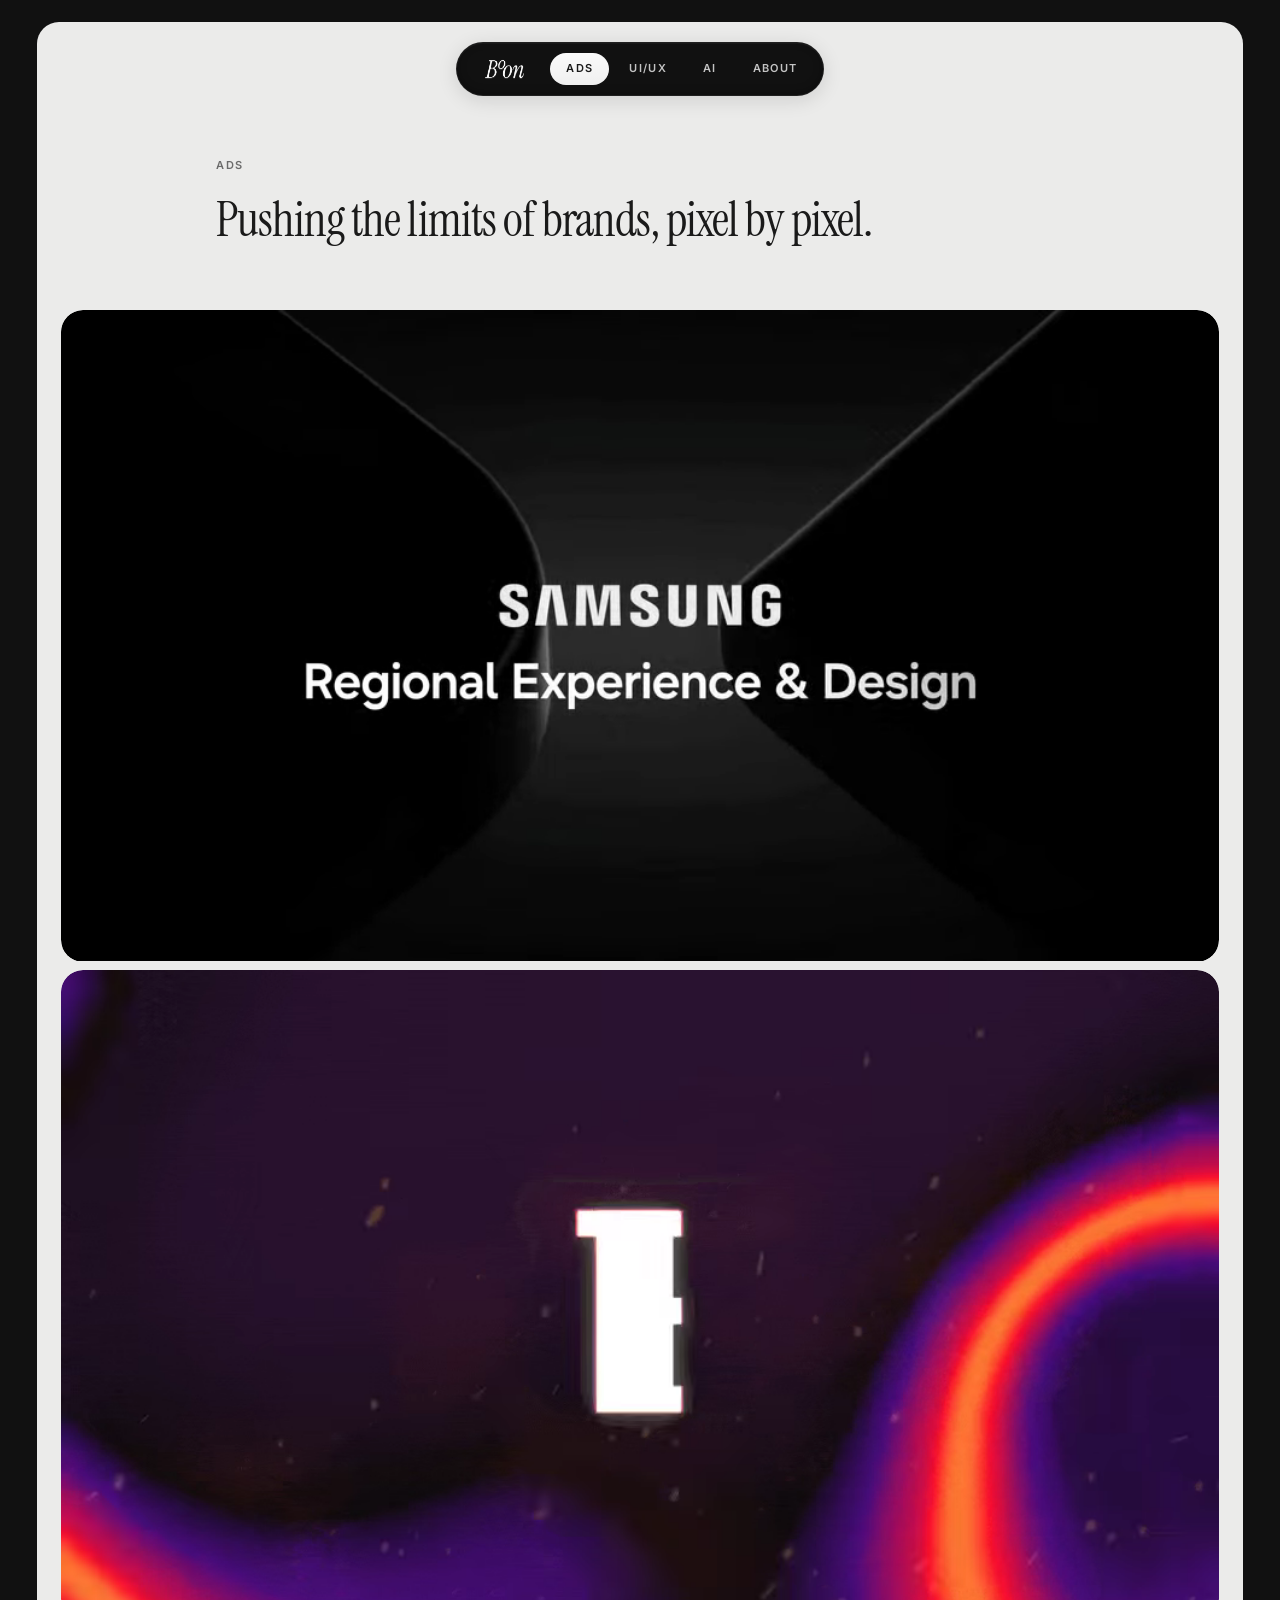
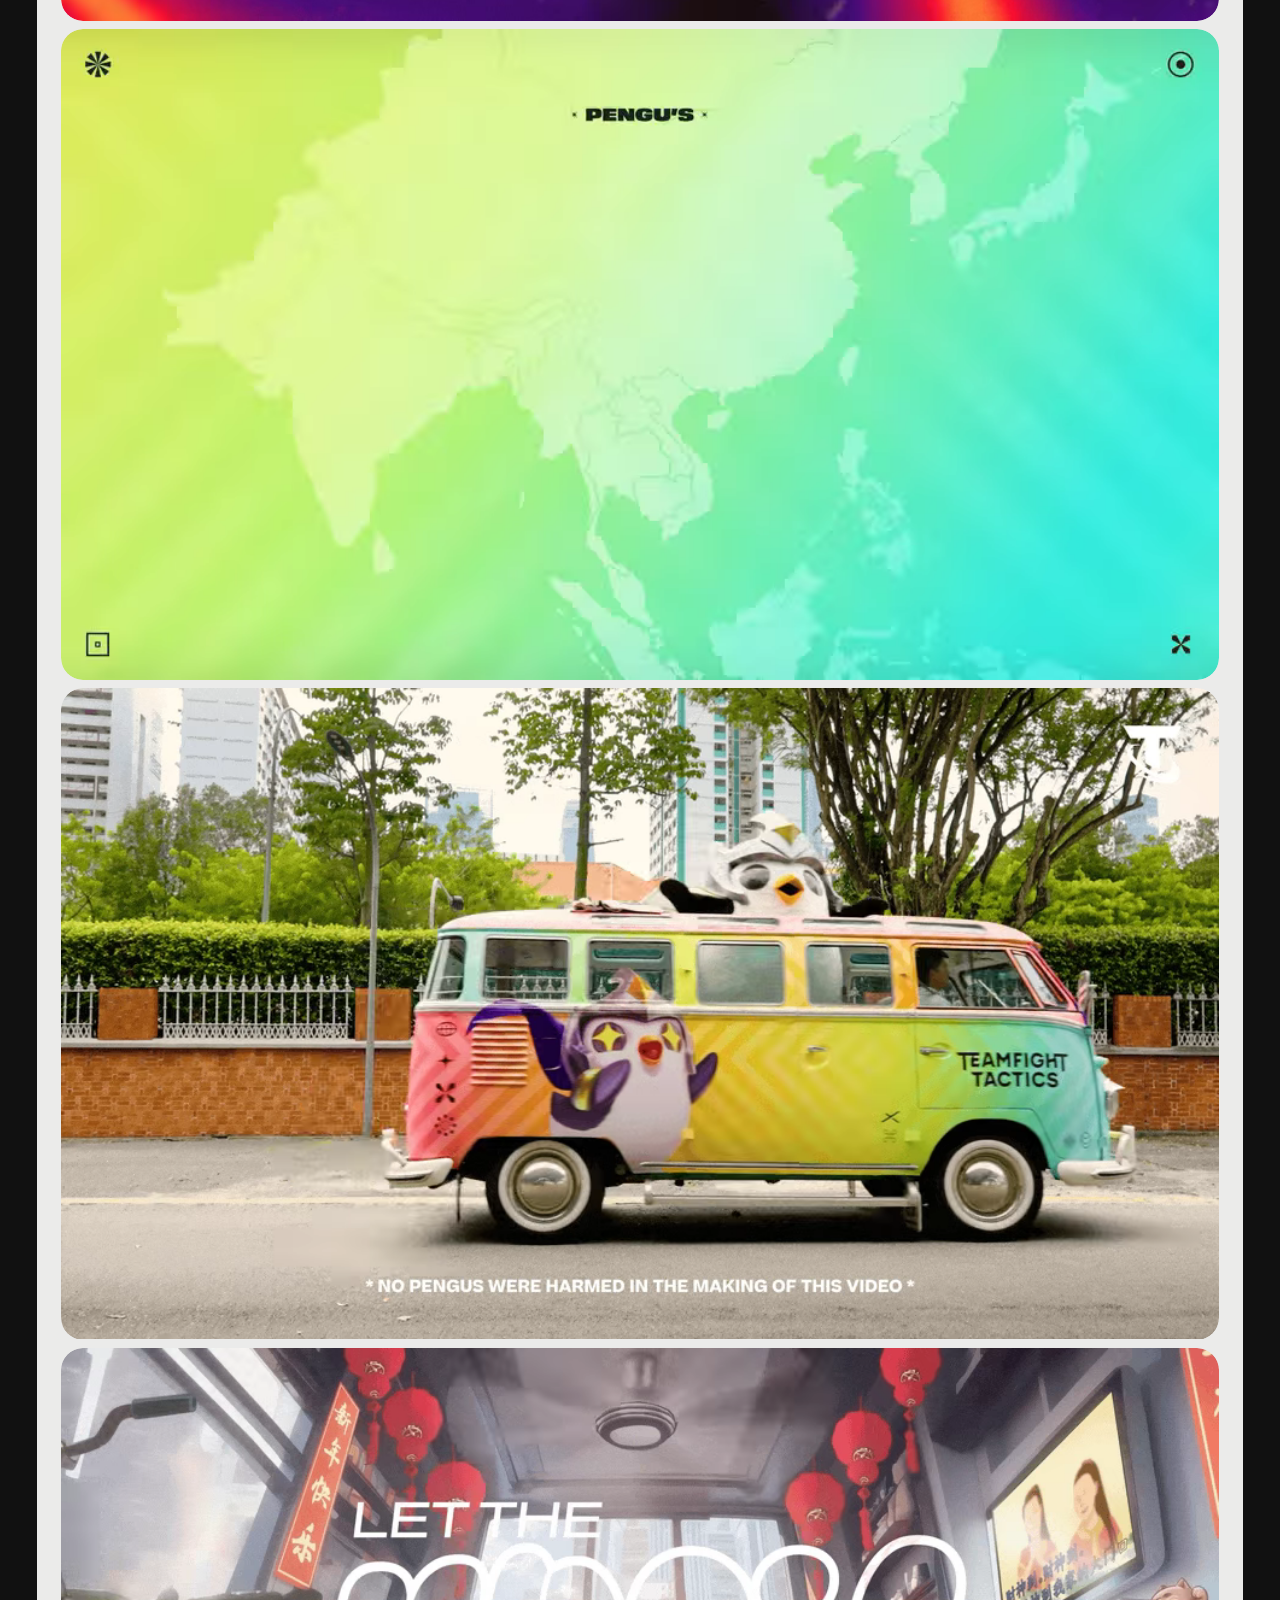
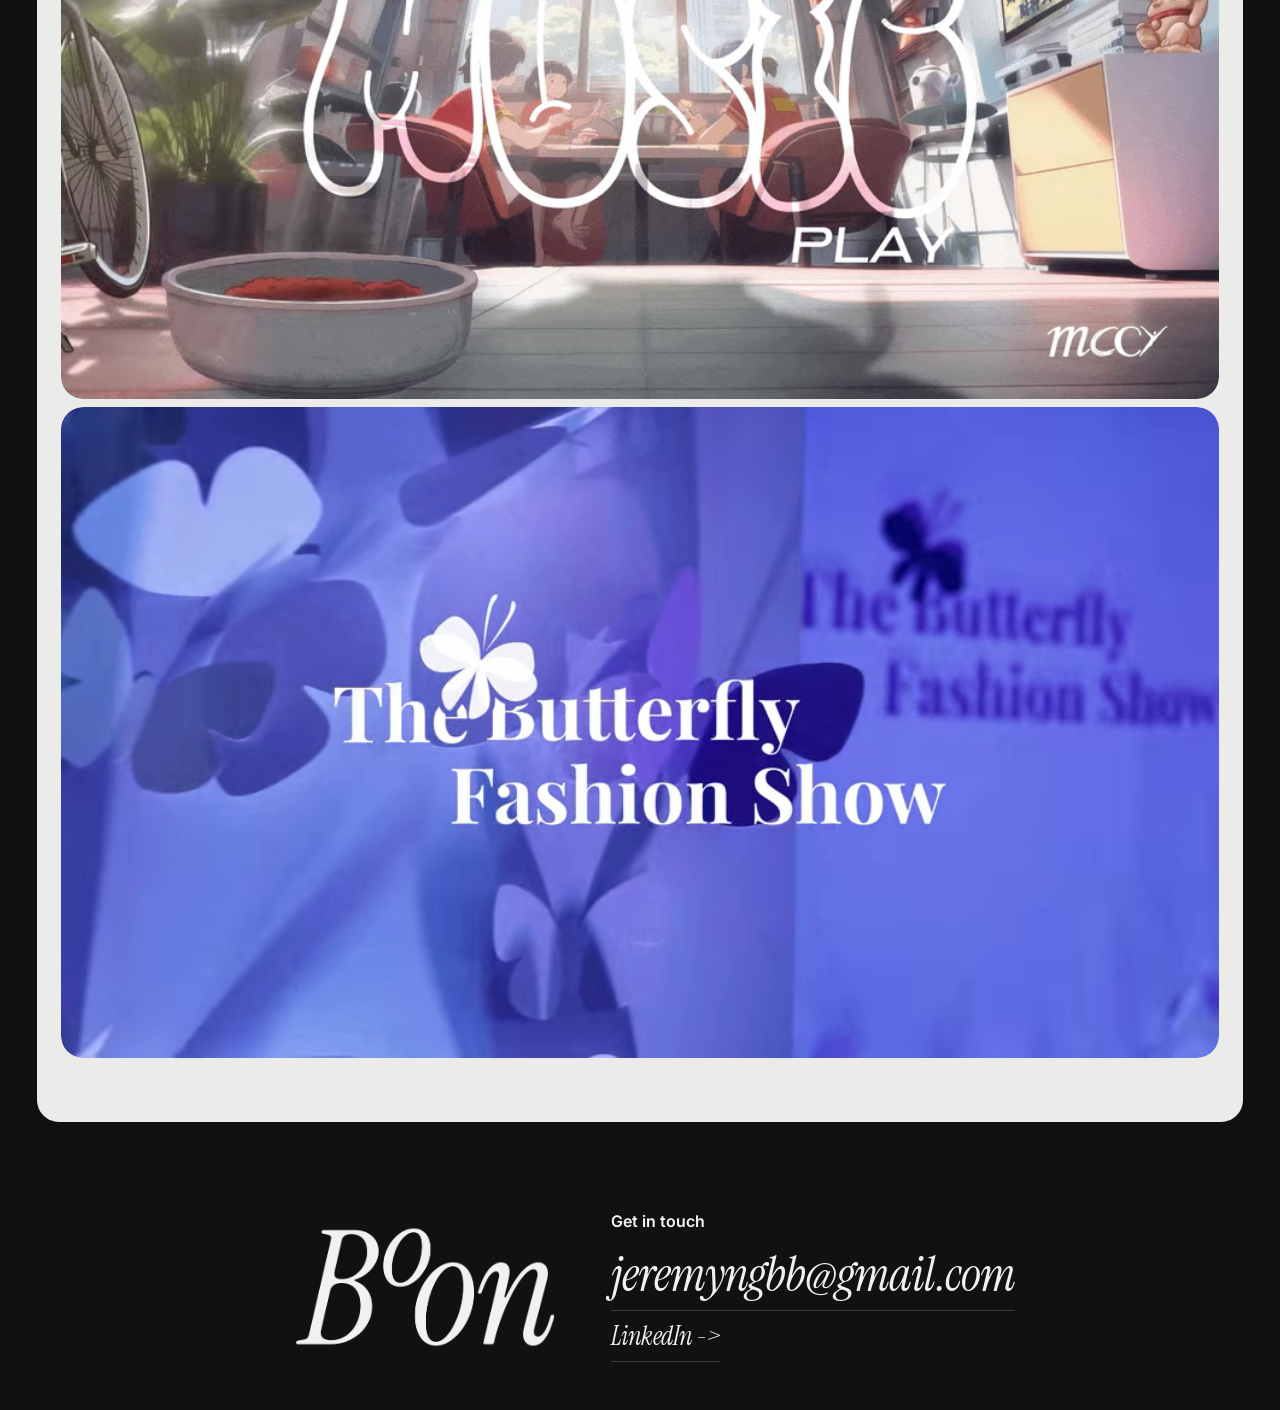
<file: index.html>
<!DOCTYPE html>
<html lang="en">
<head>
  <meta charset="UTF-8">
  <meta name="viewport" content="width=device-width, initial-scale=1.0">
  <meta name="description" content="Boon — Creative Portfolio. Currently Pushin' Ps in Digitas Singapore.">
  <title>Boon — Portfolio</title>
  <link rel="icon" type="image/png" href="assets/boon-logo.png" media="(prefers-color-scheme: light)">
  <link rel="icon" type="image/png" href="assets/boon-logo-white.png" media="(prefers-color-scheme: dark)">
  <link rel="icon" type="image/png" href="assets/boon-logo.png">
  <link rel="apple-touch-icon" href="assets/boon-logo.png">
  <link rel="stylesheet" href="css/style.css?v=20260513-05">
</head>
<body>

  <!-- Viewport Outer (dark background) -->
  <div class="viewport-outer">
    <div class="site-frame" id="siteFrame">

      <!-- Site Header -->
      <header class="site-header" id="siteHeader">
        <div class="site-header-left"></div>
        <nav class="notch-nav" id="notchNav">
          <span class="site-logo" id="notchLogo" data-editable="site.logo"></span>
          <div class="notch-links-shell">
            <div class="notch-links" id="notchLinks"></div>
          </div>
        </nav>
        <div class="site-header-right"></div>
      </header>

      <!-- Work View -->
      <div id="workView">
        <!-- Hero Section -->
        <section class="hero" id="hero">
          <div class="hero-copy">
            <p class="hero-eyebrow">ADS</p>
            <h1 class="hero-title" id="heroTitle"></h1>
          </div>
        </section>

        <!-- Projects Grid -->
        <section class="projects-grid" id="projectsGrid"></section>
      </div>

      <!-- UX View -->
      <div id="uxView" style="display: none;">
        <section class="hero" id="uxHero">
          <div class="hero-copy">
            <p class="hero-eyebrow">UI/UX</p>
            <h1 class="hero-title" id="uxTitle"></h1>
          </div>
        </section>

        <section class="projects-grid" id="uxProjectsGrid"></section>
      </div>

      <!-- Lab View -->
      <div id="labView" style="display: none;">
        <section class="hero" id="labHero">
          <div class="hero-copy">
            <p class="hero-eyebrow">AI</p>
            <h1 class="hero-title" id="labTitle"></h1>
          </div>
        </section>

        <section class="projects-grid" id="labProjectsGrid"></section>
      </div>

      <!-- About View -->
      <div id="aboutView" style="display: none;">
        <section class="about-section" id="aboutSection"></section>
      </div>

    </div><!-- /site-frame -->
  </div><!-- /viewport-outer -->

  <footer class="site-footer" id="siteFooter"></footer>

  <!-- Toast notification -->
  <div id="toast" style="
    position: fixed; bottom: 80px; left: 50%; transform: translateX(-50%) translateY(20px);
    background: #1A1A1A; color: #fff; font-family: var(--font-body); font-size: 13px;
    padding: 10px 24px; border-radius: 50px; opacity: 0; pointer-events: none;
    transition: all 0.3s cubic-bezier(0.16, 1, 0.3, 1); z-index: 3000;
  "></div>

  <!-- Scripts -->
  <script defer src="js/data.js?v=20260513-05"></script>
  <script defer src="js/core.js?v=20260513-05"></script>
  <script defer src="js/app.js?v=20260513-05"></script>
</body>
</html>
</file>
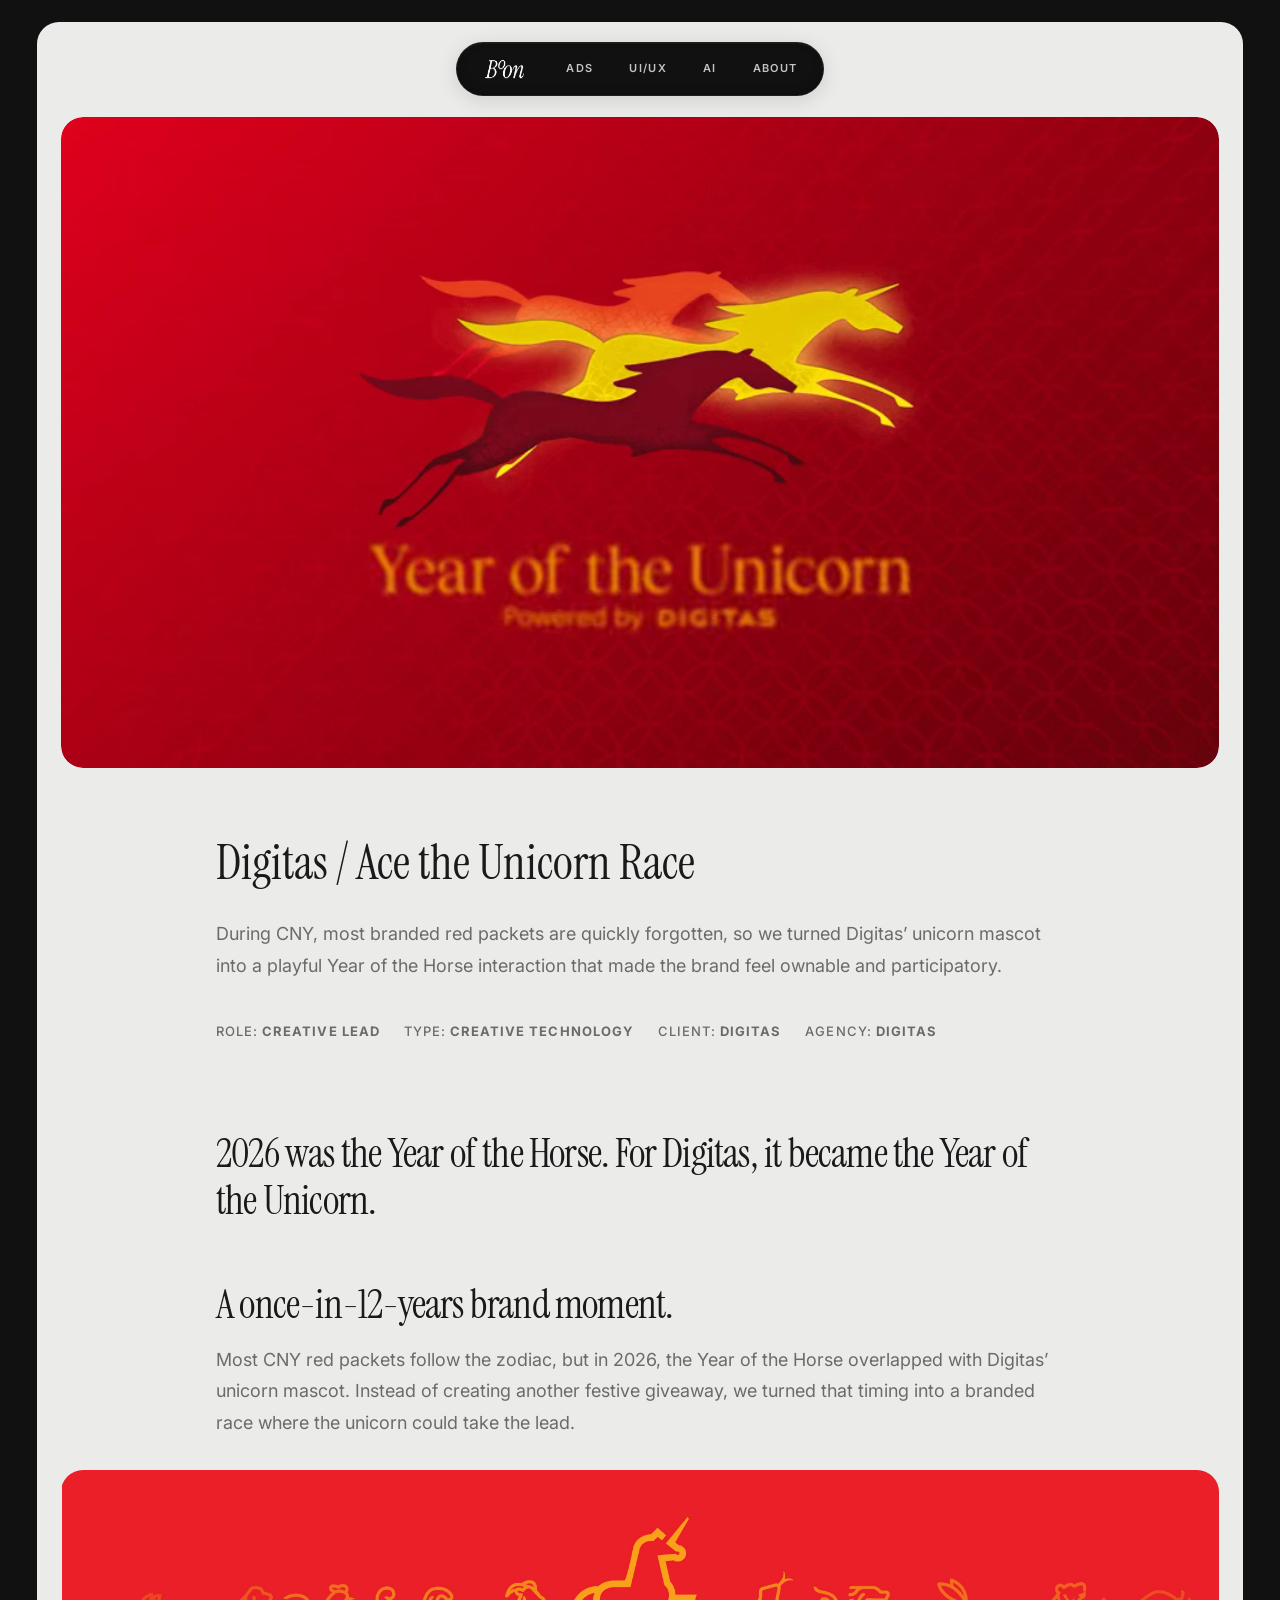
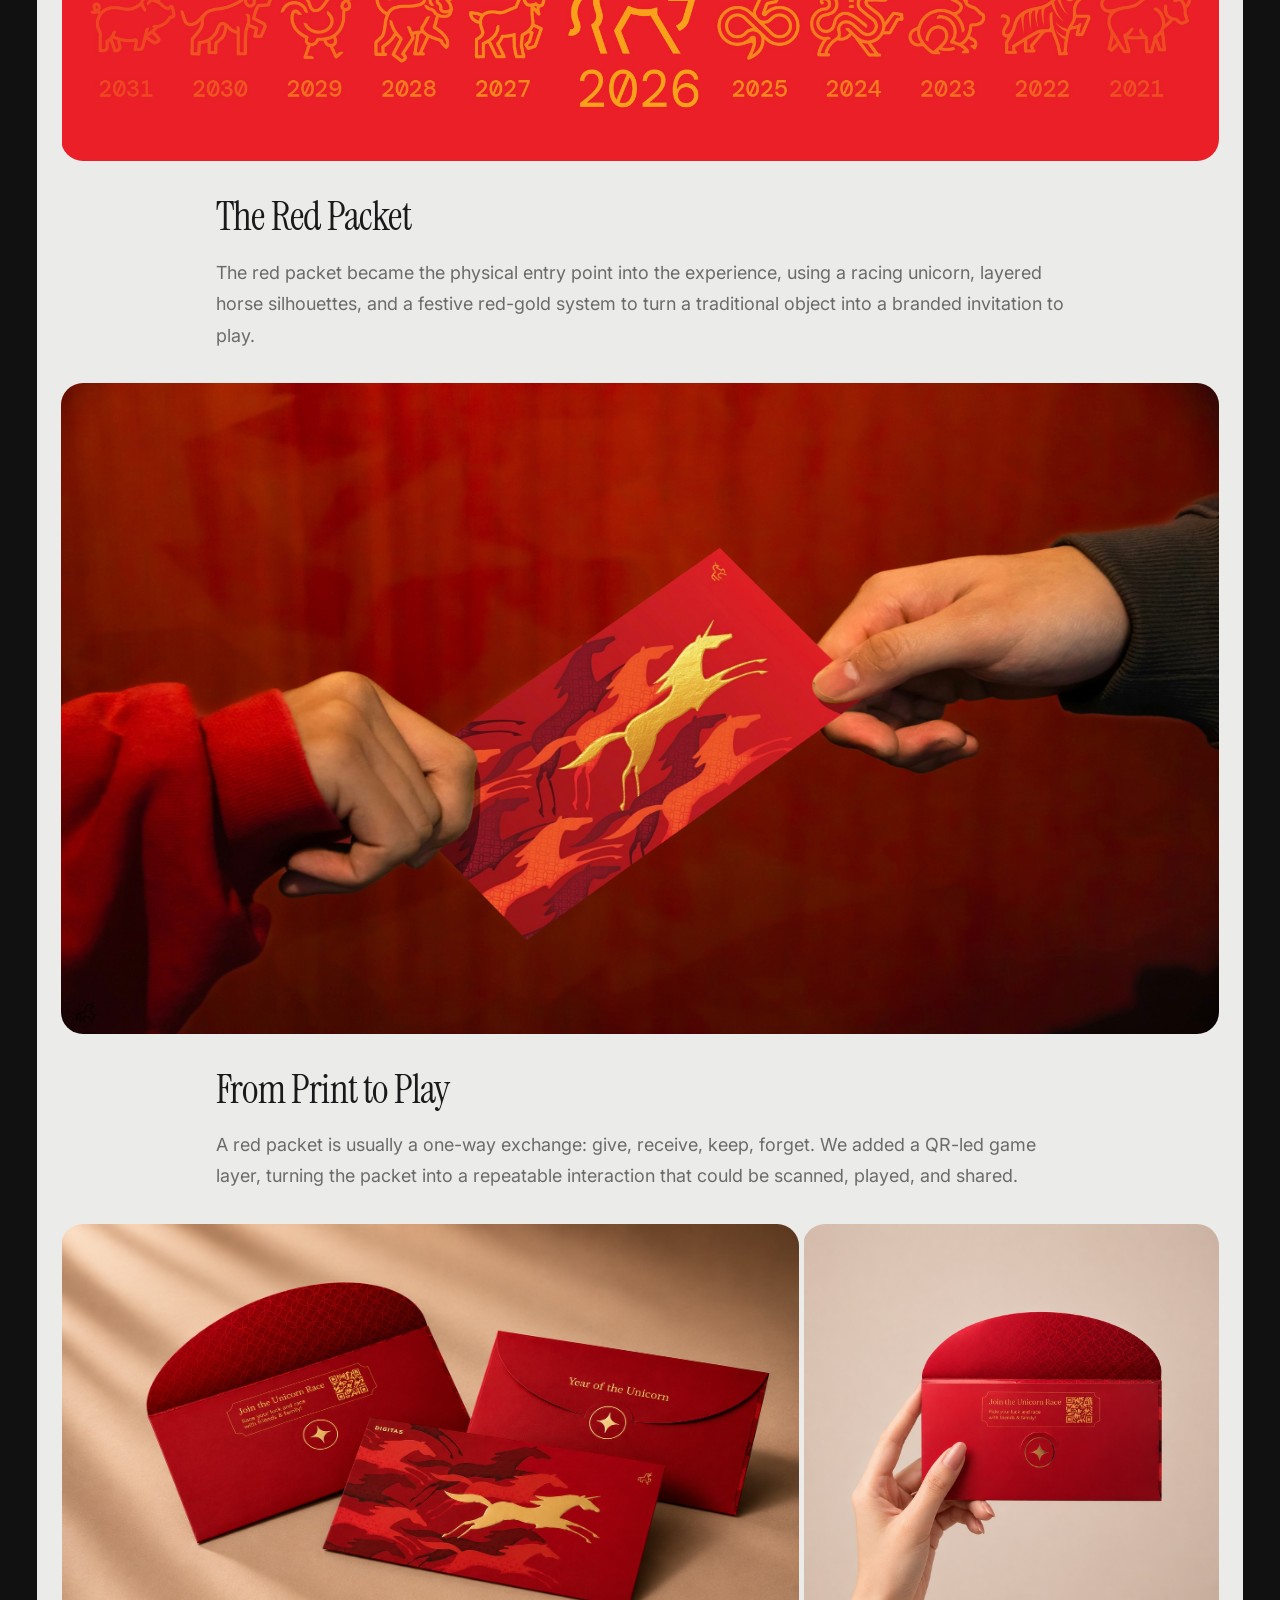
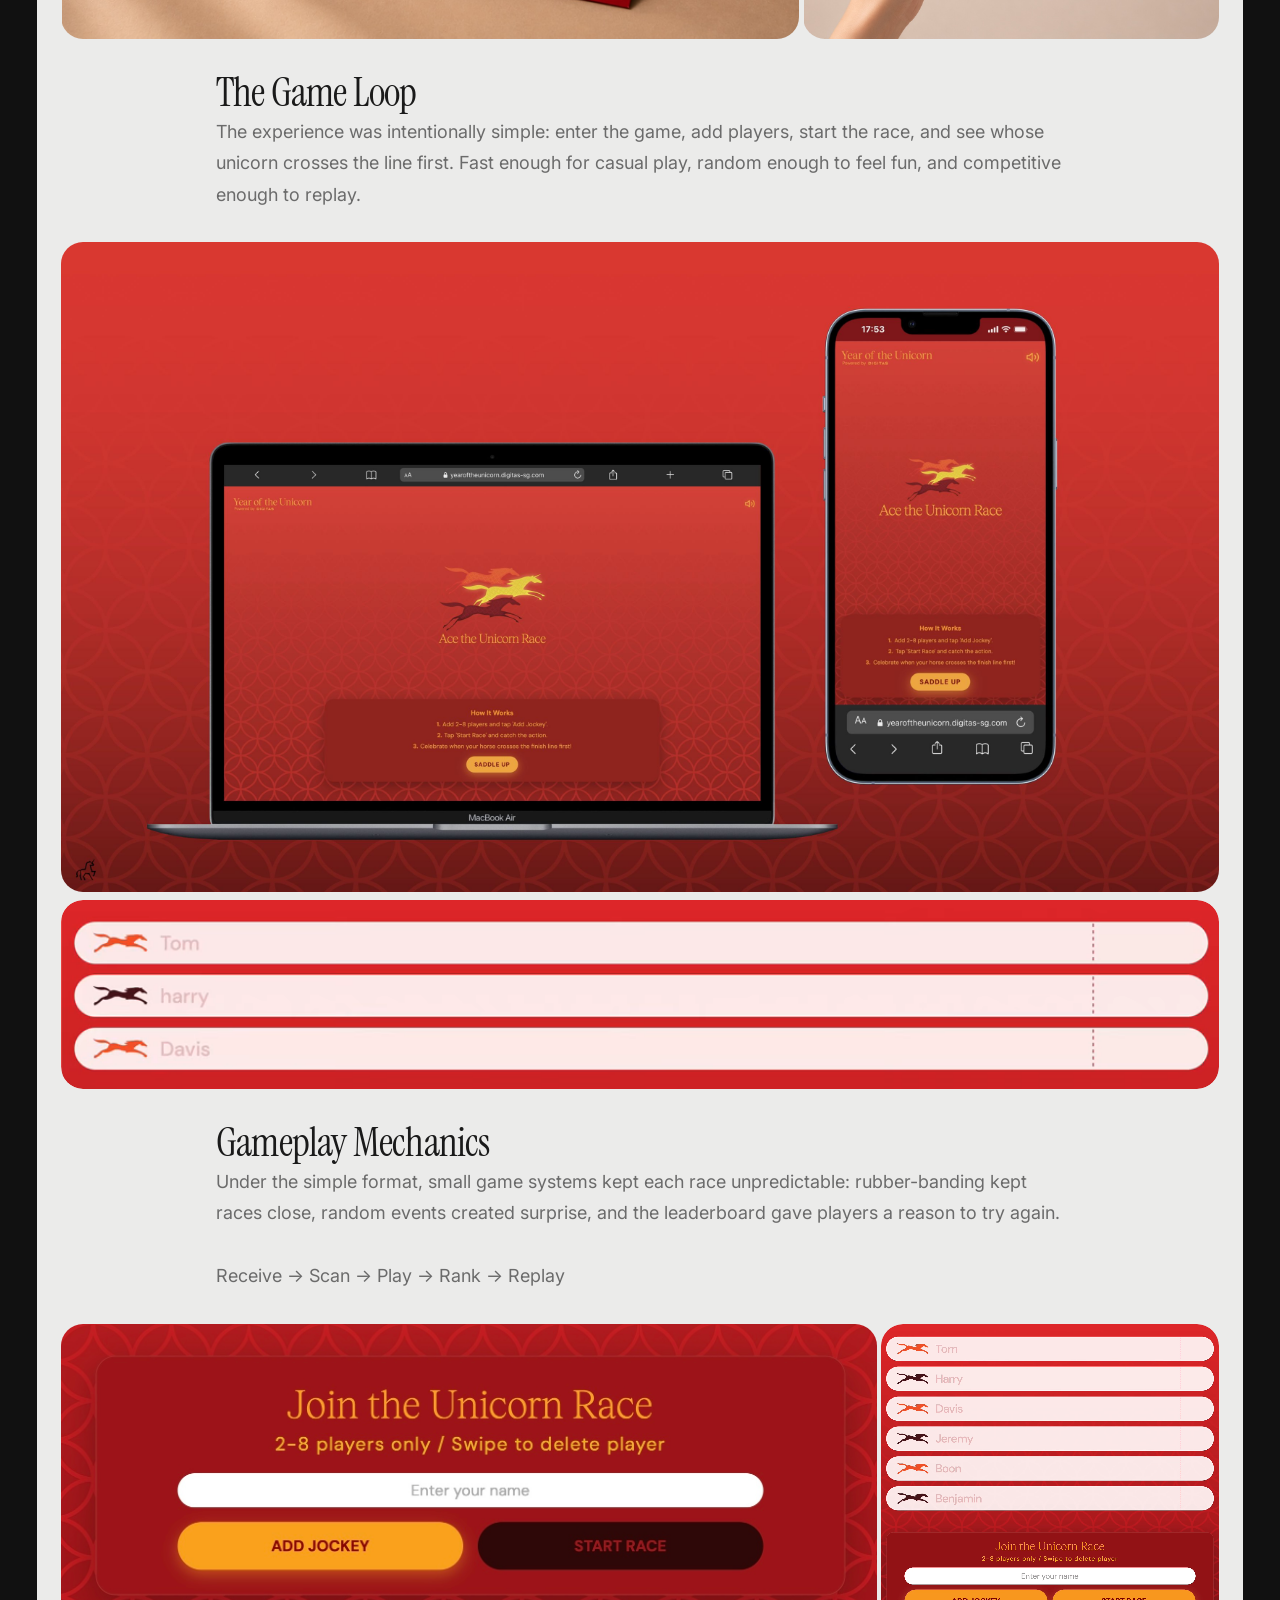
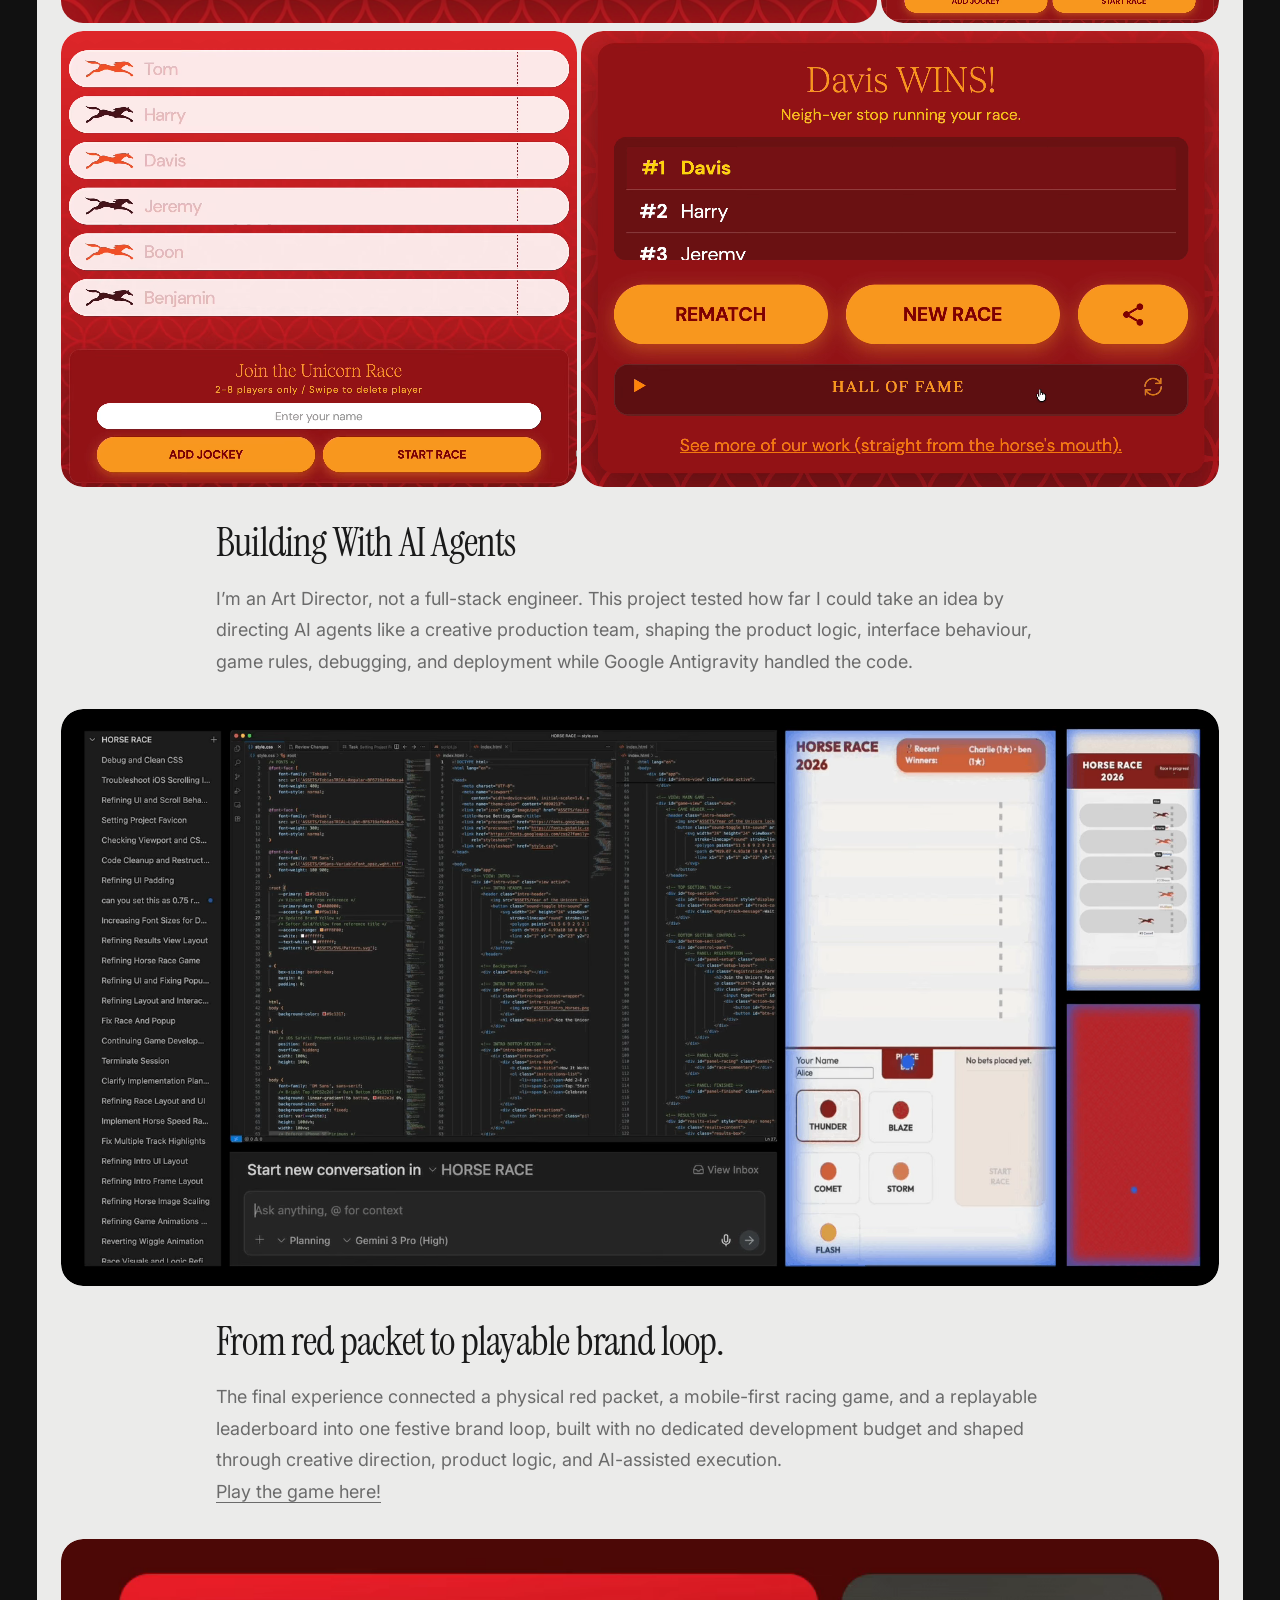
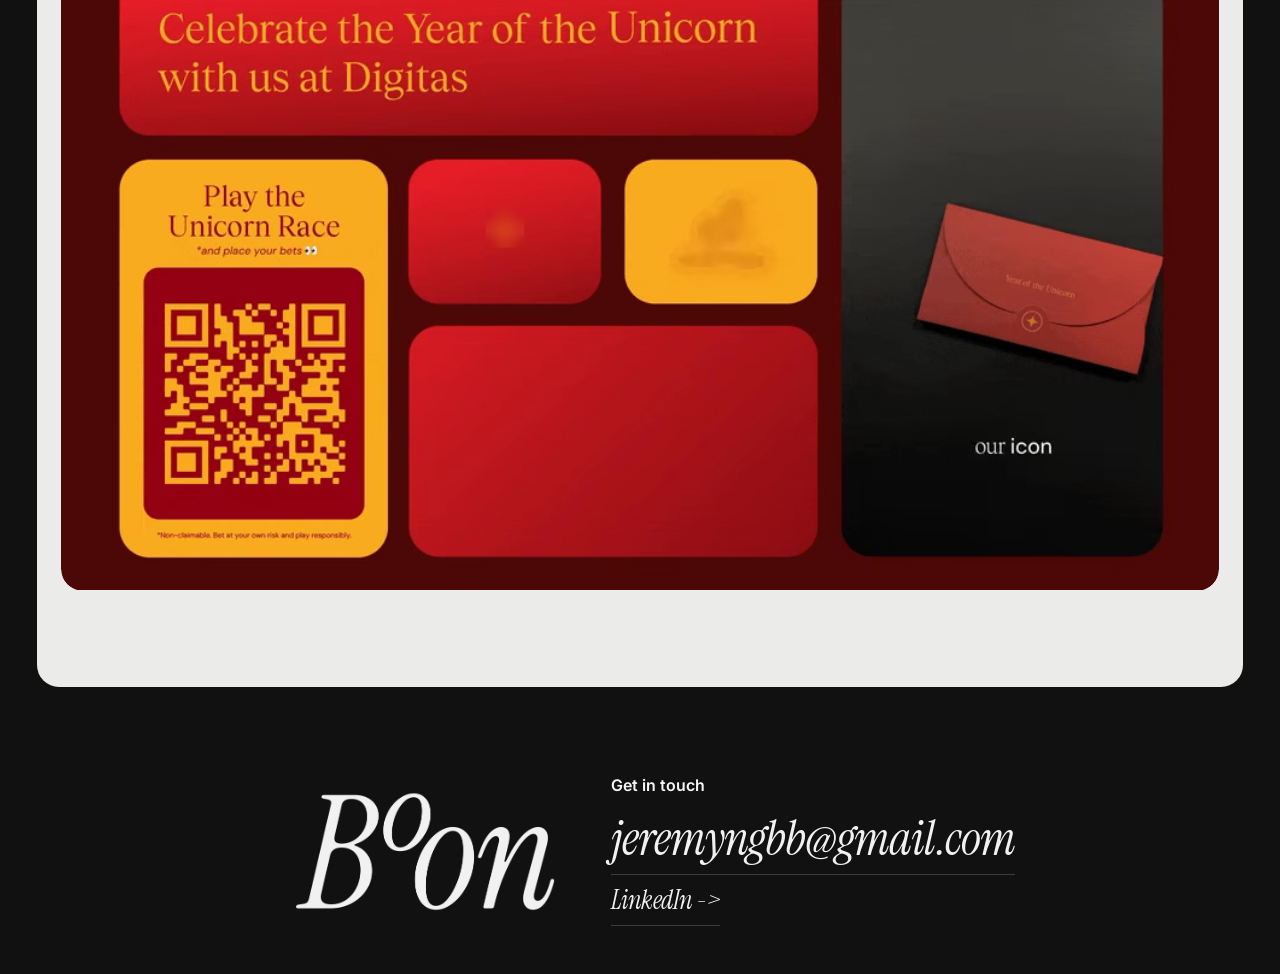
<file: lab/digitas-ace-the-unicorn-race/index.html>
<!DOCTYPE html>
<html lang="en">
<head>
  <meta charset="UTF-8">
  <meta name="viewport" content="width=device-width, initial-scale=1.0">
  <meta name="description" content="Project Detail — Boon's Portfolio">
  <title>Project — Boon</title>
  <base href="../../">
  <link rel="icon" type="image/png" href="assets/boon-logo.png">
  <link rel="apple-touch-icon" href="assets/boon-logo.png">
  <link rel="stylesheet" href="css/style.css?v=20260513-02">
</head>
<body>
  <div class="viewport-outer">
    <div class="site-frame" id="siteFrame">
      <header class="site-header" id="siteHeader">
        <div class="site-header-left"></div>
        <nav class="notch-nav" id="notchNav">
          <span class="site-logo" id="notchLogo"></span>
          <div class="notch-links-shell">
            <div class="notch-links" id="notchLinks"></div>
          </div>
        </nav>
        <div class="site-header-right"></div>
      </header>

      <section class="project-hero" id="projectHero"></section>
      <section class="project-info" id="projectInfo"></section>
      <section class="content-blocks" id="contentBlocks"></section>
    </div>
  </div>

  <footer class="site-footer" id="siteFooter"></footer>

  <button class="sync-toggle" id="syncToggle" title="Sync from data.js" onclick="syncFromFile()">↻</button>
  <button class="edit-toggle" id="editToggle">Edit</button>

  <div class="edit-toolbar" id="editToolbar">
    <button onclick="addContentBlock('full-image')">+ Full Image</button>
    <button onclick="addContentBlock('two-image')">+ Two Images</button>
    <button onclick="addContentBlock('3-grid')">+ 3-Grid</button>
    <button onclick="addContentBlock('4-grid')">+ 4-Grid</button>
    <button onclick="addContentBlock('text')">+ Text</button>
    <button onclick="addContentBlock('two-column')">+ Two Column</button>
    <button onclick="addContentBlock('video')">+ Video</button>
    <button onclick="exportData()">Export Data</button>
    <button class="primary" onclick="saveData(); showToast('Saved!');">Save</button>
  </div>

  <div id="toast" style="
    position: fixed; bottom: 80px; left: 50%; transform: translateX(-50%) translateY(20px);
    background: #1A1A1A; color: #fff; font-family: var(--font-body); font-size: 13px;
    padding: 10px 24px; border-radius: 50px; opacity: 0; pointer-events: none;
    transition: all 0.3s cubic-bezier(0.16, 1, 0.3, 1); z-index: 3000;
  "></div>

  <script defer src="js/data.js?v=20260513-02"></script>
  <script defer src="js/core.js?v=20260513-02"></script>
  <script defer src="js/app.js?v=20260513-02"></script>
  <script defer src="js/editor.js?v=20260513-02"></script>
</body>
</html>
</file>
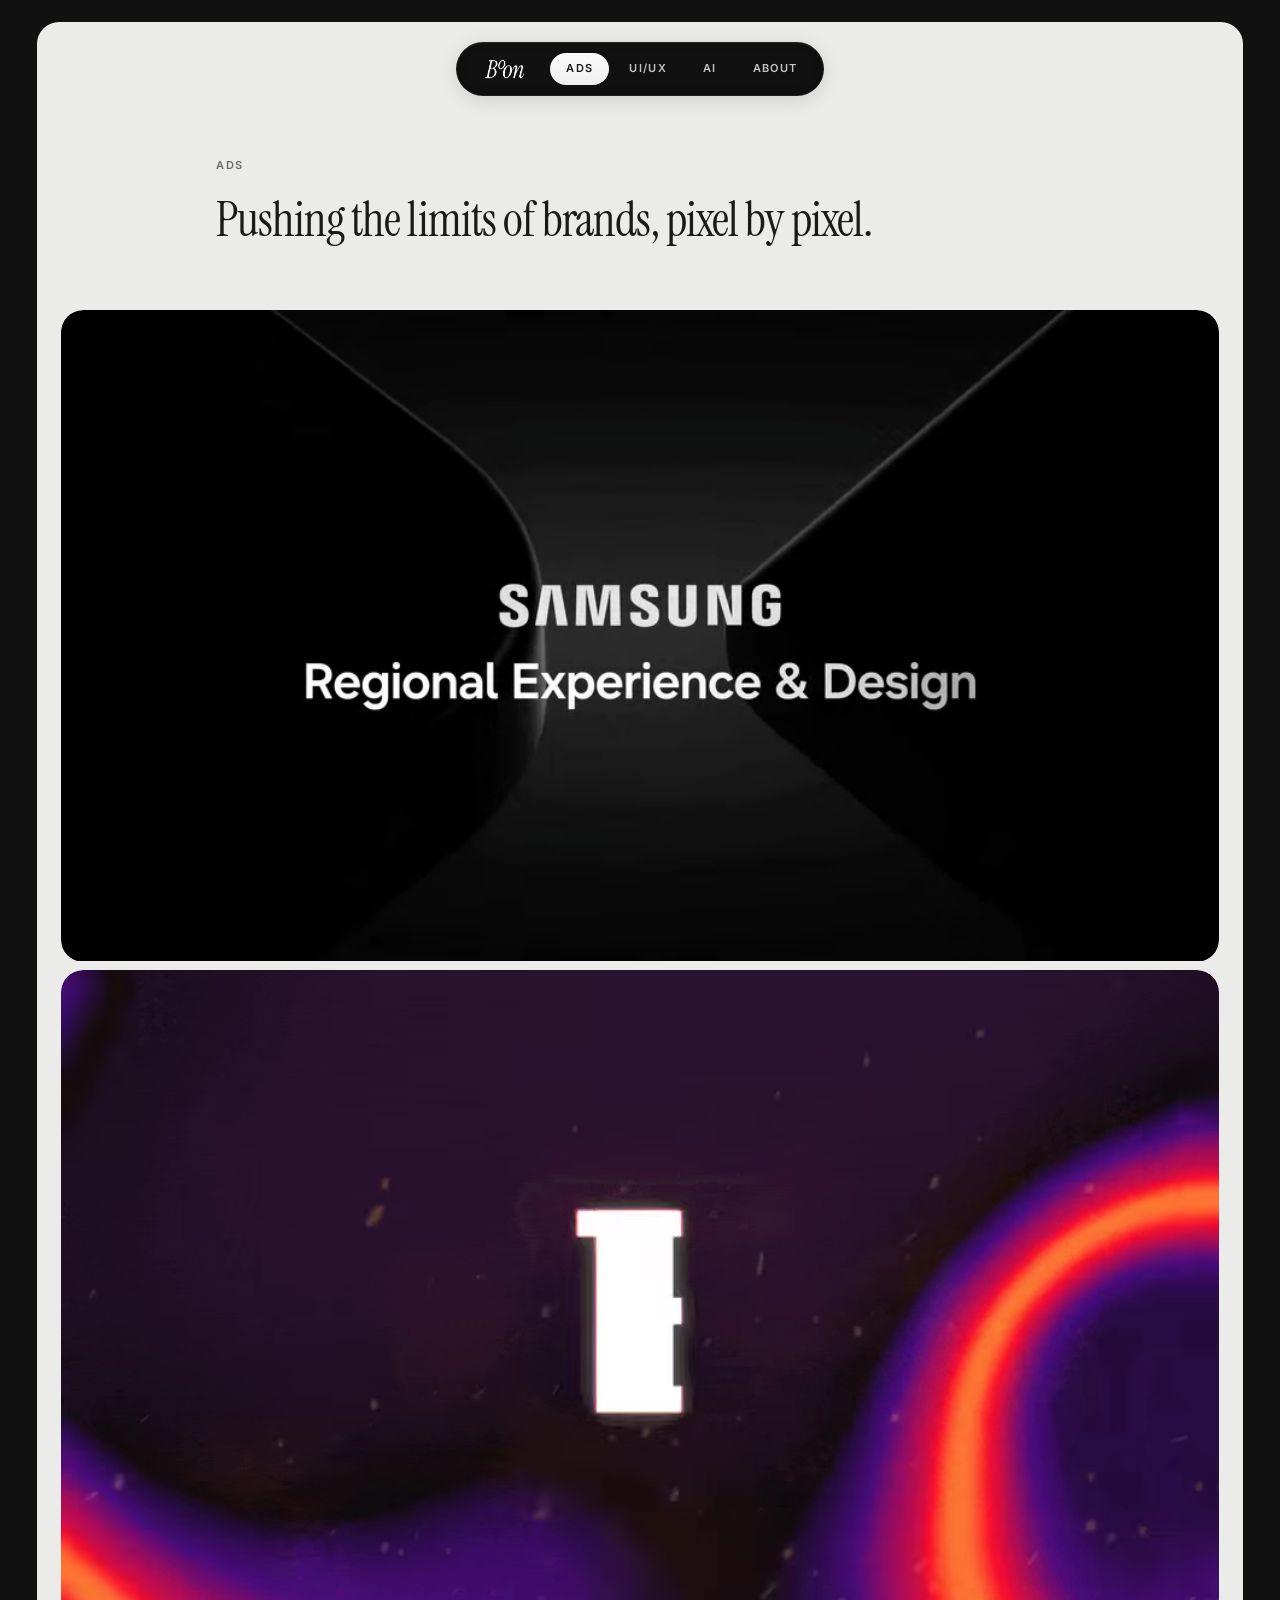
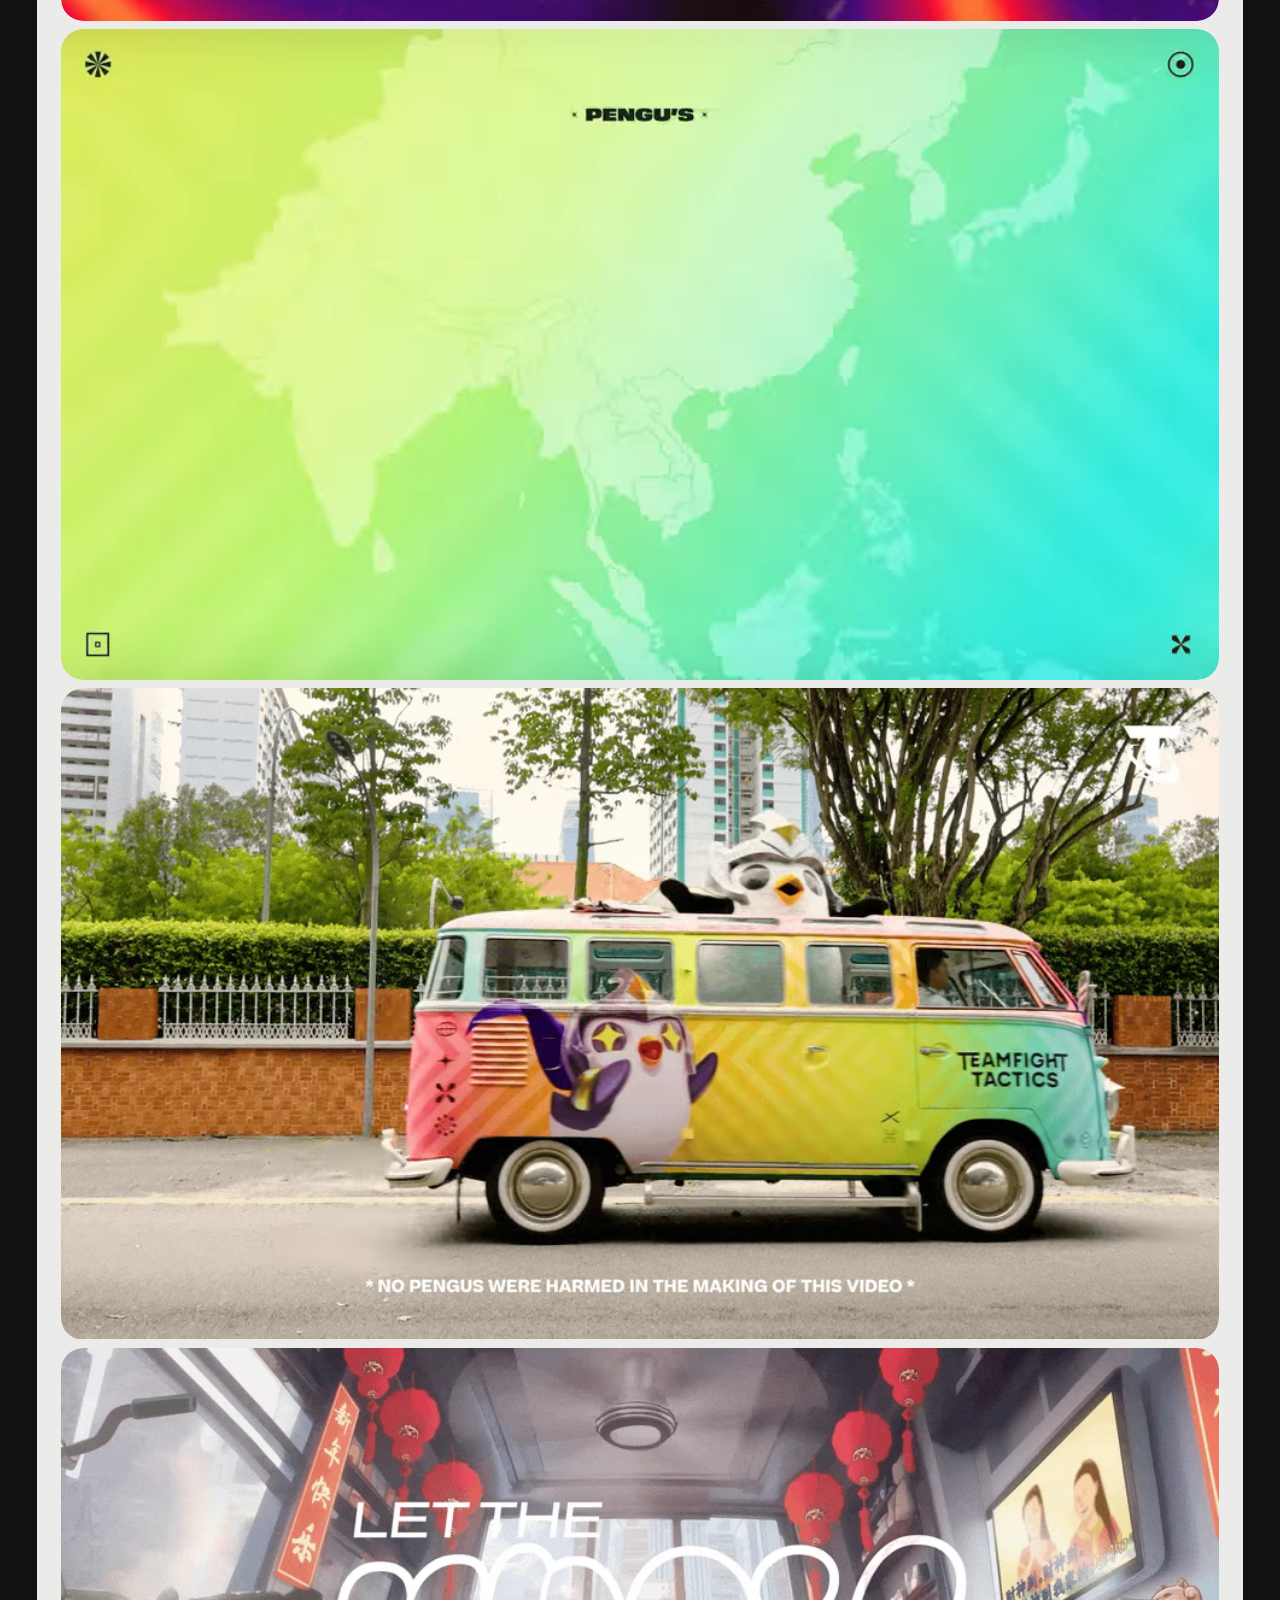
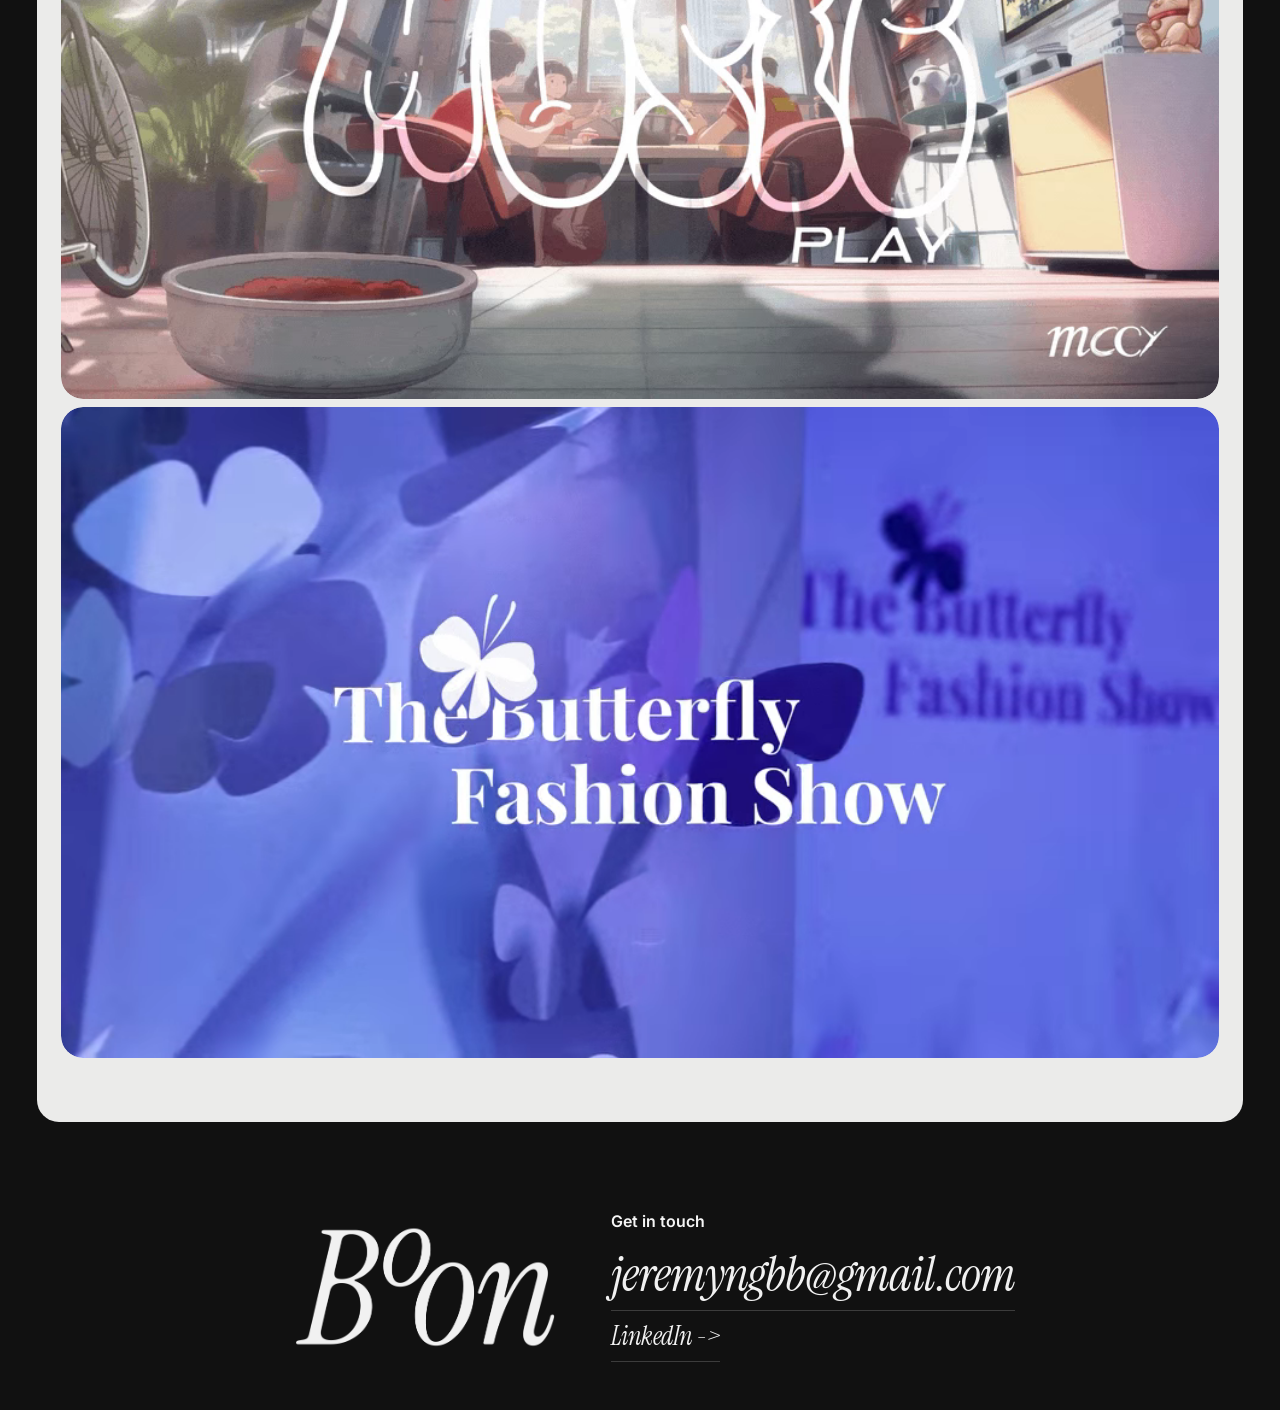
<file: project.html>
<!DOCTYPE html>
<html lang="en">
<head>
  <meta charset="UTF-8">
  <meta name="viewport" content="width=device-width, initial-scale=1.0">
  <meta name="description" content="Project Detail — Boon's Portfolio">
  <title>Project — Boon</title>
  <link rel="icon" type="image/png" href="assets/boon-logo.png" media="(prefers-color-scheme: light)">
  <link rel="icon" type="image/png" href="assets/boon-logo-white.png" media="(prefers-color-scheme: dark)">
  <link rel="icon" type="image/png" href="assets/boon-logo.png">
  <link rel="apple-touch-icon" href="assets/boon-logo.png">
  <link rel="stylesheet" href="css/style.css?v=20260513-05">
</head>
<body>

  <!-- Viewport Outer (dark background) -->
  <div class="viewport-outer">
    <div class="site-frame" id="siteFrame">

      <!-- Site Header -->
      <header class="site-header" id="siteHeader">
        <div class="site-header-left"></div>
        <nav class="notch-nav" id="notchNav">
          <span class="site-logo" id="notchLogo"></span>
          <div class="notch-links-shell">
            <div class="notch-links" id="notchLinks"></div>
          </div>
        </nav>
        <div class="site-header-right"></div>
      </header>

      <!-- Project Hero Image -->
      <section class="project-hero" id="projectHero"></section>

      <!-- Project Info -->
      <section class="project-info" id="projectInfo"></section>

      <!-- Content Blocks -->
      <section class="content-blocks" id="contentBlocks"></section>

    </div><!-- /site-frame -->
  </div><!-- /viewport-outer -->

  <footer class="site-footer" id="siteFooter"></footer>

  <!-- Toast notification -->
  <div id="toast" style="
    position: fixed; bottom: 80px; left: 50%; transform: translateX(-50%) translateY(20px);
    background: #1A1A1A; color: #fff; font-family: var(--font-body); font-size: 13px;
    padding: 10px 24px; border-radius: 50px; opacity: 0; pointer-events: none;
    transition: all 0.3s cubic-bezier(0.16, 1, 0.3, 1); z-index: 3000;
  "></div>

  <!-- Scripts -->
  <script defer src="js/data.js?v=20260513-05"></script>
  <script defer src="js/core.js?v=20260513-05"></script>
  <script defer src="js/app.js?v=20260513-05"></script>
</body>
</html>
</file>
<file: css/style.css>
/* ============================================================
   V3 PORTFOLIO — DESIGN SYSTEM & STYLES
   'Arkitect' Style — Architectural Frame Layout
   Typography: Instrument Serif (headers) + Inter (body)
   ============================================================ */

/* --- Google Fonts Import --- */
@import url('https://fonts.googleapis.com/css2?family=Instrument+Serif:ital@0;1&family=Inter:wght@300;400;500;600&display=swap');

/* --- Design Tokens --- */
:root {
  /* Colors */
  --color-bg: #EBEBEA;
  --color-outer: #111111;
  --color-footer-bg: #111111;
  --color-footer-text: #F5F1E8;
  --color-text: #1A1A1A;
  --color-text-secondary: #6B6B6B;
  --color-surface: #F5F5F5;
  --color-border: #E8E8E8;
  --color-notch-bg: rgba(20, 20, 20, 0.90);
  --color-notch-text: #FFFFFF;
  --color-accent: #0044FF;

  /* Typography */
  --font-heading: 'Instrument Serif', serif;
  --font-body: 'Inter', sans-serif;
  --serif-display-xl: clamp(88px, 16vw, 220px);
  --serif-display-lg: clamp(32px, 5vw, 48px);
  --serif-display-md: clamp(28px, 4.8vw, 40px);
  --serif-display-sm: clamp(18px, 3vw, 32px);
  --serif-text-heading-size: var(--serif-display-md);
  --serif-inline-emphasis-size: var(--serif-display-md);
  --serif-text-heading-line-height: 1.18;
  --serif-inline-emphasis-line-height: 1.08;

  /* Spacing */
  --space-xs: 8px;
  --space-sm: 16px;
  --space-md: 24px;
  --space-lg: 40px;
  --space-xl: 64px;
  --space-2xl: 96px;

  /* Layout */
  --max-width: 800px;
  --media-max-width: 1280px;
  --frame-max-width: 1368px;
  --surface-radius: 22px;
  --card-radius: var(--surface-radius);
  --notch-radius: 50px;
  --frame-radius: var(--surface-radius);
  --grid-item-radius: var(--surface-radius);
  --frame-padding: 18px;
  --frame-inner-gutter: 12px;
  --header-side-padding: 32px;
  --notch-offset-y: 20px;
  --page-shell-max-width: 1280px;
  --page-shell-gutter: 24px;
  --page-section-padding-x: 24px;
  --text-content-max-width: calc(var(--max-width) + (var(--page-section-padding-x) * 2));
  --page-intro-padding-top: 40px;
  --page-intro-padding-bottom: 60px;
  --page-intro-gap: 16px;
  --section-stack-gap: 8px;
  --homepage-card-gap: 8px;
  --grid-tight-gap: 4px;

  /* Transitions */
  --ease-out: cubic-bezier(0.16, 1, 0.3, 1);
  --ease-spring: cubic-bezier(0.34, 1.56, 0.64, 1);
  --duration-fast: 0.2s;
  --duration-normal: 0.4s;
  --duration-slow: 0.6s;
}

/* --- Reset --- */
*,
*::before,
*::after {
  box-sizing: border-box;
  margin: 0;
  padding: 0;
}

html {
  scroll-behavior: smooth;
  -webkit-font-smoothing: antialiased;
  -moz-osx-font-smoothing: grayscale;
  scrollbar-gutter: stable both-edges;
}

body {
  font-family: var(--font-body);
  font-weight: 400;
  font-size: 16px;
  line-height: 1.6;
  color: var(--color-text);
  background-color: var(--color-outer);
  overflow-x: hidden;
  min-height: 100vh;
}

img {
  display: block;
  max-width: 100%;
  height: auto;
}

a {
  color: inherit;
  text-decoration: none;
}

/* ============================================================
   ARCHITECTURAL FRAME LAYOUT
   ============================================================ */

/* Outer container */
.viewport-outer {
  position: relative;
  min-height: 100vh;
  background-color: var(--color-outer);
  padding: var(--frame-padding);
  display: flex;
  justify-content: center;
}

/* Inner frame — the white content area */
.site-frame {
  width: 100%;
  flex: 1;
  background: var(--color-bg);
  border-radius: var(--frame-radius);
  overflow: visible;
  position: relative;
  z-index: 1;
  transition:
    transform 0.42s var(--ease-out),
    opacity 0.28s var(--ease-out),
    filter 0.28s var(--ease-out);
}

/* Body fade-in on load */
.site-frame>* {
  animation: bodyFadeIn 0.5s ease forwards;
}

@keyframes bodyFadeIn {
  from {
    opacity: 0;
  }

  to {
    opacity: 1;
  }
}

/* ============================================================
   SITE FOOTER
   ============================================================ */
.site-footer {
  position: relative;
  z-index: 0;
  background: var(--color-footer-bg);
  color: var(--color-footer-text);
  padding: 0 var(--frame-padding) calc(var(--space-md) + 20px);
}

.site-footer-inner {
  max-width: min(1400px, calc(100vw - (var(--frame-padding) * 2)));
  margin: 0 auto;
  padding: 0;
  position: relative;
}

.site-footer-top {
  display: grid;
  grid-template-columns: minmax(220px, 0.78fr) minmax(320px, 1fr);
  gap: clamp(28px, 5vw, 56px);
  align-items: center;
  padding-top: 64px;
  max-width: 980px;
  margin: 0 auto;
}

.site-footer-brand {
  display: flex;
  align-items: center;
  justify-content: flex-end;
  min-height: 0;
  width: 100%;
  padding: 0;
  border: none;
  background: transparent;
  cursor: pointer;
  transition: opacity var(--duration-fast) ease;
}

.site-footer-brand:hover {
  opacity: 0.82;
}

.site-footer-logo-mark {
  width: min(100%, 260px);
  height: auto;
  object-fit: contain;
  filter: brightness(0) invert(1);
  opacity: 0.94;
}

.site-footer-wordmark {
  font-family: var(--font-heading);
  font-size: var(--serif-display-xl);
  line-height: 0.9;
  letter-spacing: -0.04em;
}

.site-footer-meta {
  display: flex;
  flex-direction: column;
  align-items: flex-start;
  justify-content: center;
  gap: 14px;
  padding-bottom: 0;
}

.site-footer-kicker {
  font-family: var(--font-body);
  font-size: 16px;
  font-weight: 600;
  line-height: 1.1;
  color: rgba(255, 255, 255, 0.96);
  margin: 0 0 8px;
}

.site-footer-link {
  display: inline-flex;
  align-items: center;
  justify-content: flex-start;
  min-height: 0;
  padding: 0 0 12px;
  border: none;
  border-bottom: 1px solid rgba(255, 255, 255, 0.18);
  color: rgba(255, 255, 255, 0.94);
  background: transparent;
  font-family: var(--font-heading);
  font-size: var(--serif-display-lg);
  font-weight: 400;
  font-style: italic;
  letter-spacing: -0.02em;
  line-height: 0.95;
  white-space: nowrap;
  transition: border-color var(--duration-fast) ease,
    color var(--duration-fast) ease,
    transform var(--duration-fast) var(--ease-out);
}

.site-footer-link--secondary {
  font-size: clamp(17px, 2vw, 29px);
}

.site-footer-link:hover {
  color: #ffffff;
  border-color: rgba(255, 255, 255, 0.34);
  transform: translateY(-1px);
}

.site-footer-toplink {
  position: absolute;
  top: -34px;
  left: 50%;
  display: flex;
  align-items: center;
  justify-content: center;
  min-width: 250px;
  min-height: 56px;
  padding: 0 28px;
  border: none;
  border-radius: 0 0 var(--surface-radius) var(--surface-radius);
  color: #111111;
  background: var(--color-bg);
  font-family: var(--font-body);
  font-size: 14px;
  font-weight: 600;
  letter-spacing: 0.02em;
  text-transform: uppercase;
  cursor: pointer;
  opacity: 1;
  visibility: hidden;
  pointer-events: none;
  transform: translate(-50%, -18px);
  transition: background var(--duration-fast) ease,
    transform 1.05s cubic-bezier(0.22, 1, 0.36, 1) 0.12s;
}

.site-footer.footer-reveal-active .site-footer-toplink {
  visibility: visible;
  pointer-events: auto;
  transform: translate(-50%, 2px);
}

.site-footer-toplink:hover {
  color: #3a3a3a;
}

/* ============================================================
   SITE HEADER (3-part: Logo | Nav-Pill | Spacer)
   ============================================================ */
.site-header {
  position: sticky;
  top: 0;
  z-index: 1000;
  display: grid;
  grid-template-columns: 1fr auto 1fr;
  align-items: center;
  padding: 0 var(--header-side-padding) calc(var(--notch-offset-y) + 20px);
  background: transparent;
  /* No more white rectangle */
  border-bottom: 1px solid transparent;
}

/* Logo in header (inside nav pill) */
.site-logo {
  display: inline-flex;
  align-items: center;
  justify-content: center;
  min-height: 38px;
  cursor: pointer;
  user-select: none;
  padding-left: 22px;
  padding-right: 14px;
  margin-right: 8px;
  transition: opacity var(--duration-fast) ease;
}

.site-logo-mark {
  display: block;
  height: 24px;
  width: auto;
  max-width: 128px;
  object-fit: contain;
  opacity: 0.98;
  filter: brightness(0) invert(1) drop-shadow(0 1px 0 rgba(255, 255, 255, 0.14));
}

.site-logo:hover {
  opacity: 0.6;
}

/* Right spacer */
.site-header-right {
  justify-self: end;
}

/* ============================================================
   NOTCH NAV (Pill — center of header)
   ============================================================ */
.notch-nav {
  display: flex;
  align-items: center;
  gap: 0;
  padding: 6px;
  transform: translateY(var(--notch-offset-y));
  background: var(--color-outer);
  border-radius: var(--notch-radius);
  border: 1px solid rgba(255, 255, 255, 0.06);
  box-shadow:
    inset 0 1px 0 rgba(255, 255, 255, 0.04),
    inset 0 -2px 8px rgba(0, 0, 0, 0.28),
    0 4px 20px rgba(0, 0, 0, 0.12);
}

.notch-links-shell {
  position: relative;
  display: flex;
  align-items: center;
  padding: 4px;
  border-radius: 999px;
  background: transparent;
  box-shadow: none;
}

.notch-links {
  position: relative;
  display: flex;
  align-items: center;
  gap: 4px;
}

.notch-active-pill {
  position: absolute;
  top: 0;
  left: 0;
  height: 100%;
  border-radius: 50px;
  background:
    linear-gradient(180deg, rgba(255, 255, 255, 0.98) 0%, rgba(244, 244, 244, 0.98) 100%);
  transition: transform 0.65s var(--ease-out),
    width 0.65s var(--ease-out),
    opacity 0.2s ease;
  opacity: 0;
  pointer-events: none;
}

.notch-active-pill.is-returning {
  transition: transform 0.8s var(--ease-out),
    width 0.8s var(--ease-out),
    opacity 0.2s ease;
}

.notch-link {
  position: relative;
  z-index: 1;
  font-family: var(--font-body);
  font-size: 11px;
  font-weight: 600;
  letter-spacing: 0.12em;
  text-transform: uppercase;
  color: var(--color-notch-text);
  padding: 7px 16px;
  border-radius: 50px;
  transition: color var(--duration-fast) ease,
    opacity var(--duration-fast) ease;
  cursor: pointer;
  user-select: none;
  opacity: 0.75;
  white-space: nowrap;
}

.notch-link:hover {
  opacity: 1;
}

.notch-link.active {
  opacity: 1;
}

.notch-link.is-highlighted {
  color: var(--color-text);
  opacity: 1;
}

/* ============================================================
   HERO SECTION
   ============================================================ */
.hero {
  width: min(calc(100% - (var(--page-shell-gutter) * 2)), var(--page-shell-max-width));
  padding: var(--page-intro-padding-top) var(--page-section-padding-x) var(--page-intro-padding-bottom);
  max-width: var(--page-shell-max-width);
  margin: 0 auto;
}

.hero-copy {
  width: min(100%, var(--text-content-max-width));
  max-width: var(--text-content-max-width);
  margin: 0 auto;
  text-align: left;
}

.hero-eyebrow {
  font-family: var(--font-body);
  font-size: 11px;
  font-weight: 600;
  letter-spacing: 0.14em;
  text-transform: uppercase;
  color: var(--color-text-secondary);
  margin-bottom: var(--space-sm);
}

.hero-title {
  font-family: var(--font-heading);
  font-size: var(--serif-display-lg);
  font-weight: 400;
  line-height: 1.25;
  color: var(--color-text);
  letter-spacing: -0.02em;
}

/* Hero entrance animation */
.hero-title .line {
  display: block;
  opacity: 0;
  transform: translateY(20px);
  animation: heroLineIn 0.7s var(--ease-out) forwards;
}

.about-hero-headline .line {
  display: block;
  opacity: 0;
  transform: translateY(20px);
  animation: heroLineIn 0.7s var(--ease-out) forwards;
}

.hero-title .line:nth-child(2) {
  animation-delay: 0.12s;
}

.about-hero-headline .line:nth-child(2) {
  animation-delay: 0.12s;
}

@keyframes heroLineIn {
  to {
    opacity: 1;
    transform: translateY(0);
  }
}

/* ============================================================
   PROJECT CARDS GRID — Flush Architectural Layout
   ============================================================ */
.projects-grid {
  width: 100%;
  display: flex;
  flex-direction: column;
  gap: var(--homepage-card-gap);
  padding: 0 0 var(--space-xl);
}

.project-card {
  position: relative;
  width: min(calc(100% - (var(--page-shell-gutter) * 2)), var(--page-shell-max-width));
  max-width: var(--page-shell-max-width);
  margin: 0 auto;
  aspect-ratio: 16 / 9;
  overflow: hidden;
  cursor: pointer;
  display: block;
  border-radius: var(--frame-radius);
}

@media (hover: hover) and (pointer: fine) {

  .has-custom-view-cursor .project-card,
  .has-custom-view-cursor .project-card * {
    cursor: none !important;
  }
}

/* BG image — fills full card */
.project-card-bg {
  position: absolute;
  inset: 0;
  background-size: cover;
  background-repeat: no-repeat;
  background-position: center;
  border-radius: inherit;
  transition: transform 0.7s var(--ease-out);
}

.project-card-media,
.project-hero-media,
.block-media {
  width: 100%;
  height: 100%;
  display: block;
  border-radius: inherit;
  background: transparent;
}

.project-card-media {
  object-fit: cover;
}

.project-hero-media,
.block-media--contain {
  object-fit: contain;
}

.block-media--cover {
  object-fit: cover;
}

.project-card:hover .project-card-bg {
  transform: scale(1.03);
}

.project-view-cursor {
  position: fixed;
  top: 0;
  left: 0;
  width: 55px;
  height: 55px;
  display: flex;
  align-items: center;
  justify-content: center;
  border-radius: 999px;
  background: rgba(17, 17, 17, 0.92);
  color: #ffffff;
  backdrop-filter: blur(8px);
  -webkit-backdrop-filter: blur(8px);
  transform: translate(-50%, -50%) scale(0.84);
  opacity: 0;
  pointer-events: none;
  z-index: 2100;
  transition:
    opacity 0.18s ease,
    transform 0.28s cubic-bezier(0.22, 1, 0.36, 1);
}

.project-view-cursor.is-active {
  opacity: 1;
  transform: translate(-50%, -50%) scale(1);
}

.project-view-cursor__label {
  font-family: var(--font-body);
  font-size: 9px;
  font-weight: 600;
  letter-spacing: 0.14em;
  text-transform: uppercase;
  line-height: 1;
}

/* Brand tag — minimalist white pill on top-left */
.project-brand-tag {
  position: absolute;
  top: 20px;
  left: 20px;
  z-index: 2;
  display: flex;
  gap: 6px;
  flex-wrap: wrap;
}

.brand-pill {
  display: inline-block;
  background: #FFFFFF;
  color: #1A1A1A;
  font-family: var(--font-body);
  font-size: 10px;
  font-weight: 700;
  letter-spacing: 0.1em;
  text-transform: uppercase;
  padding: 5px 12px;
  border-radius: 50px;
  pointer-events: none;
  /* Subtle shadow for readability on dark images */
  box-shadow: 0 2px 12px rgba(0, 0, 0, 0.15);
  transition: opacity var(--duration-fast) ease;
}

/* Click-to-nav overlay */
.project-card-click-area {
  position: absolute;
  inset: 0;
  z-index: 1;
}

/* ============================================================
   PROJECT DETAIL PAGE
   ============================================================ */
.project-hero {
  position: relative;
  width: min(calc(100% - (var(--page-shell-gutter) * 2)), var(--page-shell-max-width));
  padding: 0;
  max-width: var(--page-shell-max-width);
  margin: 0 auto;
}

.project-hero-image {
  width: 100%;
  aspect-ratio: 16 / 10;
  border-radius: var(--frame-radius);
  overflow: hidden;
  display: flex;
  align-items: center;
  justify-content: center;
  background-size: contain;
  background-repeat: no-repeat;
  background-position: center;
}

.project-hero-image img {
  width: 100%;
  height: 100%;
  object-fit: contain;
}

.project-hero-label {
  font-family: var(--font-heading);
  font-size: var(--serif-display-lg);
  color: #FFFFFF;
  text-shadow: 0 2px 20px rgba(0, 0, 0, 0.2);
}

.project-info {
  width: min(calc(100% - (var(--page-shell-gutter) * 2)), var(--page-shell-max-width));
  max-width: var(--page-shell-max-width);
  margin: 0 auto;
  padding: var(--space-xl) var(--page-section-padding-x);
  text-align: left;
}

.project-info-title {
  font-family: var(--font-heading);
  font-size: var(--serif-display-lg);
  font-weight: 400;
  width: min(100%, var(--text-content-max-width));
  max-width: var(--text-content-max-width);
  margin: 0 auto var(--space-md);
  line-height: 1.3;
}

.project-info-description {
  font-family: var(--font-body);
  font-size: 18px;
  line-height: 1.75;
  color: var(--color-text-secondary);
  width: min(100%, var(--text-content-max-width));
  max-width: var(--text-content-max-width);
  margin: 0 auto;
}

.project-info-description span {
  font-size: inherit !important;
}

.project-info-description p {
  margin-bottom: var(--space-sm) !important;
}

.project-info-description p:last-child {
  margin-bottom: 0 !important;
}

.project-info-paragraph,
.project-info-links,
.block-text-paragraph,
.block-text-links {
  white-space: pre-line;
}

.project-info-links,
.block-text-links {
  margin-bottom: var(--space-sm);
}

.project-info-links:last-child,
.block-text-links:last-child {
  margin-bottom: 0;
}

.block-text span[style*="Instrument Serif"],
.block-text font[face*="Instrument Serif"],
.block-text font[face*="Instrument Serif"] span,
.block-two-column .col-text span[style*="Instrument Serif"],
.block-two-column .col-text font[face*="Instrument Serif"],
.block-two-column .col-text font[face*="Instrument Serif"] span,
.block-two-text-column .col-text span[style*="Instrument Serif"],
.block-two-text-column .col-text font[face*="Instrument Serif"],
.block-two-text-column .col-text font[face*="Instrument Serif"] span,
.about-bio span[style*="Instrument Serif"],
.project-info-description span[style*="Instrument Serif"],
[data-editable] span[style*="Instrument Serif"],
[data-editable] font[face*="Instrument Serif"],
.project-info-heading,
.block-text-heading,
[data-editable].project-info-heading,
[data-editable].block-text-heading {
  font-family: var(--font-heading) !important;
  font-size: var(--serif-text-heading-size) !important;
  font-weight: 400;
  line-height: var(--serif-text-heading-line-height) !important;
  letter-spacing: -0.02em !important;
  color: var(--color-text) !important;
}

.project-info-description b,
.project-info-description strong,
.block-text-content b,
.block-text-content strong,
.block-two-column .col-text b,
.block-two-column .col-text strong,
.block-two-text-column .col-text b,
.block-two-text-column .col-text strong,
.about-bio b,
.about-bio strong,
[data-editable][data-editable-richtext="inline"] b,
[data-editable][data-editable-richtext="inline"] strong {
  font-family: var(--font-heading);
  font-size: var(--serif-inline-emphasis-size) !important;
  font-weight: 400;
  line-height: var(--serif-inline-emphasis-line-height) !important;
  letter-spacing: -0.02em;
  color: var(--color-text);
  display: inline;
  margin: 0;
}

/* Base styles for user-generated inline links */
[data-editable] a,
.content-blocks a {
  color: inherit;
  text-decoration: underline;
  text-decoration-thickness: 1px;
  text-underline-offset: 4px;
  transition: opacity 0.2s ease;
}

[data-editable] a:hover,
.content-blocks a:hover {
  opacity: 0.6;
}

.project-meta {
  display: flex;
  justify-content: flex-start;
  gap: var(--space-md);
  flex-wrap: wrap;
  width: min(100%, var(--text-content-max-width));
  max-width: var(--text-content-max-width);
  font-family: var(--font-body);
  font-size: 13px;
  font-weight: 500;
  letter-spacing: 0.08em;
  text-transform: uppercase;
  color: var(--color-text-secondary);
  margin: var(--space-lg) auto 0;
}

.project-meta span {
  white-space: nowrap;
}

/* --- Content Blocks --- */
.content-blocks {
  width: min(calc(100% - (var(--page-shell-gutter) * 2)), var(--page-shell-max-width));
  max-width: var(--page-shell-max-width);
  margin: 0 auto;
  padding: 0 0 var(--space-2xl);
  display: flex;
  flex-direction: column;
  gap: var(--section-stack-gap);
}

.block-full-image {
  width: 100%;
  aspect-ratio: 16 / 10;
  border-radius: var(--frame-radius);
  overflow: hidden;
  display: flex;
  align-items: center;
  justify-content: center;
  background-size: contain;
  background-repeat: no-repeat;
  background-position: center;
}

.block-full-image img {
  width: 100%;
  height: 100%;
  object-fit: contain;
}

.block-full-image-label {
  font-family: var(--font-heading);
  font-size: var(--serif-display-lg);
  color: #FFFFFF;
  text-shadow: 0 2px 20px rgba(0, 0, 0, 0.2);
}

.block-image-grid {
  display: grid;
  gap: var(--grid-tight-gap);
}

.block-two-image {
  display: flex;
  gap: var(--grid-tight-gap);
  align-items: flex-start;
}

.block-two-image-item {
  position: relative;
  flex: 1 1 0;
  aspect-ratio: 16 / 9;
  border-radius: var(--frame-radius);
  overflow: hidden;
  display: flex;
  align-items: center;
  justify-content: center;
  background-size: contain;
  background-repeat: no-repeat;
  background-position: center;
}

.block-image-grid.cols-2 {
  grid-template-columns: repeat(2, 1fr);
}

.block-image-grid.cols-3 {
  grid-template-columns: repeat(3, 1fr);
}

.block-image-grid.cols-4 {
  grid-template-columns: repeat(4, 1fr);
}

.block-grid-item {
  position: relative;
  aspect-ratio: 3 / 4;
  border-radius: var(--grid-item-radius);
  overflow: hidden;
  display: flex;
  align-items: center;
  justify-content: center;
  background-size: contain;
  background-repeat: no-repeat;
  background-position: center;
}

.block-grid-item img {
  width: 100%;
  height: 100%;
  object-fit: contain;
}

.thumbnail-drag-handle {
  position: absolute;
  top: 10px;
  left: 10px;
  width: 28px;
  height: 28px;
  display: none;
  align-items: center;
  justify-content: center;
  background: rgba(20, 20, 20, 0.85);
  color: #fff;
  border: 1px solid rgba(255, 255, 255, 0.2);
  border-radius: 50%;
  font-size: 12px;
  line-height: 1;
  cursor: grab;
  z-index: 21;
  backdrop-filter: blur(4px);
  user-select: none;
  -webkit-user-select: none;
}

body.edit-mode .thumbnail-drag-handle {
  display: flex;
}

body.edit-mode .thumbnail-drag-handle:active {
  cursor: grabbing;
}

.block-text {
  text-align: left;
  padding: var(--space-md) 0;
  width: min(100%, var(--text-content-max-width));
  max-width: var(--text-content-max-width);
  margin: 0 auto;
}

.block-text-content {
  font-family: var(--font-body);
  font-size: 18px;
  line-height: 1.75;
  color: var(--color-text-secondary);
  display: grid;
  row-gap: var(--space-sm);
}

.block-text-heading {
  display: block;
  line-height: 1.05 !important;
  margin: 0;
}

.block-text-content p,
.block-text-content div,
.block-text-content blockquote,
.block-text-content h1,
.block-text-content h2,
.block-text-content h3,
.block-text-content h4,
.block-text-content h5,
.block-text-content h6 {
  margin: 0;
}


.block-text-content blockquote {
  margin-left: 0;
  margin-right: 0;
  padding: 0;
  border: 0;
}

.block-text-content > :last-child {
  margin-bottom: 0;
}

.block-text--framer-callout .block-text-content strong:first-child {
  display: inline-flex;
  align-items: center;
  gap: 10px;
}

.block-text--framer-callout .block-text-content strong:first-child::after {
  content: "";
  width: 34px;
  height: 34px;
  flex: 0 0 34px;
  background-image: url("../assets/framer%20logo.avif");
  background-size: contain;
  background-repeat: no-repeat;
  background-position: center;
}

.block-video {
  width: 100%;
  aspect-ratio: 16 / 9;
  border-radius: var(--frame-radius);
  overflow: hidden;
  position: relative;
  display: flex;
  align-items: center;
  justify-content: center;
}

.block-video iframe,
.block-video video {
  width: 100%;
  height: 100%;
  border: none;
}

.block-two-column {
  display: grid;
  grid-template-columns: 1fr 1fr;
  gap: var(--space-md);
  align-items: start;
}

.block-two-text-column {
  display: grid;
  grid-template-columns: 1fr 1fr;
  gap: var(--space-md);
  align-items: start;
  width: min(100%, var(--text-content-max-width));
  max-width: var(--text-content-max-width);
  margin: 0 auto;
}

.block-two-text-column .col-text {
  font-family: var(--font-body);
  font-size: 18px;
  line-height: 1.75;
  color: var(--color-text-secondary);
  min-width: 0;
  display: grid;
  row-gap: var(--space-sm);
  padding: var(--space-md) 0;
}

.block-two-column .col-text {
  font-family: var(--font-body);
  font-size: 18px;
  line-height: 1.75;
  color: var(--color-text-secondary);
  display: grid;
  row-gap: var(--space-sm);
  padding: var(--space-md) 0;
  width: min(100%, var(--text-content-max-width));
  max-width: var(--text-content-max-width);
  margin: 0;
}

.block-two-text-column .col-text p,
.block-two-text-column .col-text div,
.block-two-text-column .col-text blockquote,
.block-two-text-column .col-text h1,
.block-two-text-column .col-text h2,
.block-two-text-column .col-text h3,
.block-two-text-column .col-text h4,
.block-two-text-column .col-text h5,
.block-two-text-column .col-text h6,
.block-two-column .col-text p,
.block-two-column .col-text div,
.block-two-column .col-text blockquote,
.block-two-column .col-text h1,
.block-two-column .col-text h2,
.block-two-column .col-text h3,
.block-two-column .col-text h4,
.block-two-column .col-text h5,
.block-two-column .col-text h6 {
  margin: 0;
}

.block-two-text-column .col-text blockquote,
.block-two-column .col-text blockquote {
  margin-left: 0;
  margin-right: 0;
  padding: 0;
  border: 0;
}

.block-two-text-column .col-text > :last-child,
.block-two-column .col-text > :last-child {
  margin-bottom: 0;
}

.block-two-column .col-image {
  border-radius: var(--frame-radius);
  overflow: hidden;
  aspect-ratio: 4 / 3;
  background-size: contain;
  background-repeat: no-repeat;
  background-position: center;
}

.block-two-column .col-image img {
  width: 100%;
  height: 100%;
  object-fit: contain;
}

/* ============================================================
   EDIT MODE
   ============================================================ */
.sync-toggle {
  position: fixed;
  bottom: calc(env(safe-area-inset-bottom, 0px) + var(--space-md) + 56px);
  right: max(var(--space-md), env(safe-area-inset-right, 0px));
  z-index: 99999;
  width: 38px;
  height: 38px;
  background: var(--color-surface);
  color: var(--color-text);
  font-size: 18px;
  line-height: 1;
  border: 1px solid var(--color-border);
  border-radius: 50%;
  cursor: pointer;
  box-shadow: 0 2px 12px rgba(0, 0, 0, 0.1);
  display: none !important;
  visibility: hidden !important;
  opacity: 0 !important;
  align-items: center;
  justify-content: center;
  transition: transform var(--duration-fast) var(--ease-spring),
    background var(--duration-fast) ease,
    box-shadow var(--duration-fast) ease;
}

.sync-toggle:hover {
  transform: scale(1.1) rotate(20deg);
  background: var(--color-bg);
  box-shadow: 0 4px 20px rgba(0, 0, 0, 0.15);
}

.sync-toggle.syncing {
  animation: syncSpin 0.8s linear infinite;
  opacity: 0.6;
  pointer-events: none;
}

@keyframes syncSpin {
  from {
    transform: rotate(0deg);
  }

  to {
    transform: rotate(360deg);
  }
}

.edit-toggle {
  position: fixed;
  bottom: calc(env(safe-area-inset-bottom, 0px) + var(--space-md));
  right: max(var(--space-md), env(safe-area-inset-right, 0px));
  z-index: 99999;
  background: var(--color-text);
  color: var(--color-bg);
  font-family: var(--font-body);
  font-size: 14px;
  font-weight: 500;
  padding: 10px 20px;
  border: none;
  border-radius: 50px;
  cursor: pointer;
  box-shadow: 0 4px 20px rgba(0, 0, 0, 0.2);
  display: none !important;
  visibility: hidden !important;
  opacity: 0 !important;
  align-items: center;
  justify-content: center;
  transition: transform var(--duration-fast) var(--ease-spring),
    background var(--duration-fast) ease;
}

.edit-toggle:hover {
  transform: scale(1.05);
}

.edit-toggle.active {
  background: var(--color-accent);
}

body.editor-enabled .sync-toggle {
  display: flex !important;
  visibility: visible !important;
  opacity: 1 !important;
}

body.editor-enabled .edit-toggle {
  display: inline-flex !important;
  visibility: visible !important;
  opacity: 1 !important;
}

/* Editable elements in edit mode */
body.edit-mode [data-editable] {
  outline: 2px dashed rgba(0, 68, 255, 0.3);
  outline-offset: 4px;
  cursor: text;
  border-radius: 4px;
  transition: outline-color var(--duration-fast) ease;
}

body.edit-mode [data-editable]:hover {
  outline-color: var(--color-accent);
}

body.edit-mode [data-editable]:focus {
  outline: 2px solid var(--color-accent);
  outline-offset: 4px;
}

body.edit-mode .block-text-content {
  border-radius: 24px;
  transition: outline-color var(--duration-fast) ease, box-shadow var(--duration-fast) ease;
}

body.edit-mode .block-text .block-text-content {
  outline: 2px dashed rgba(0, 68, 255, 0.3);
  outline-offset: 4px;
}

body.edit-mode .block-text:hover .block-text-content {
  outline-color: var(--color-accent);
}

body.edit-mode .block-text:focus-within .block-text-content {
  outline: 2px solid var(--color-accent);
  outline-offset: 4px;
}

body.edit-mode .block-text .block-text-content [data-editable] {
  outline: none;
  outline-offset: 0;
  border-radius: 0;
}

body.edit-mode .block-text .block-text-content [data-editable]:hover,
body.edit-mode .block-text .block-text-content [data-editable]:focus {
  outline: none;
}

/* Drag handle for cards and blocks in edit mode */
body.edit-mode .project-card,
body.edit-mode #contentBlocks>div[data-block-index] {
  cursor: grab;
}

body.edit-mode .project-card.dragging,
body.edit-mode #contentBlocks>div[data-block-index].dragging {
  opacity: 0.5;
  cursor: grabbing;
}

.drag-placeholder {
  border: 2px dashed var(--color-border);
  aspect-ratio: 16 / 9;
  background: var(--color-surface);
}

.drag-placeholder-block {
  border: 2px dashed var(--color-border);
  border-radius: var(--card-radius);
  min-height: 120px;
  background: var(--color-surface);
}

.drag-placeholder-thumb {
  border: 2px dashed var(--color-border);
  border-radius: var(--card-radius);
  min-height: 120px;
  background: var(--color-surface);
}

/* Disable overlays during card drag */
#projectsGrid.is-card-dragging .image-upload-overlay,
#labProjectsGrid.is-card-dragging .image-upload-overlay {
  pointer-events: none;
}

/* Image upload overlay */
.image-upload-overlay {
  position: absolute;
  inset: 0;
  background: rgba(0, 0, 0, 0.5);
  display: none;
  align-items: center;
  justify-content: center;
  border-radius: 0;
  cursor: pointer;
  z-index: 5;
  transition: opacity var(--duration-fast) ease;
}

body.edit-mode .image-upload-overlay {
  display: flex;
}

.image-upload-overlay span {
  font-family: var(--font-body);
  font-size: 14px;
  font-weight: 500;
  color: #FFFFFF;
  background: rgba(255, 255, 255, 0.15);
  padding: 10px 24px;
  border-radius: 50px;
  backdrop-filter: blur(8px);
  border: 1px solid rgba(255, 255, 255, 0.2);
}

/* Delete Element Button */
.delete-element-btn {
  position: absolute;
  top: 12px;
  right: 12px;
  width: 32px;
  height: 32px;
  background: rgba(20, 20, 20, 0.85);
  color: #fff;
  border: 1px solid rgba(255, 255, 255, 0.2);
  border-radius: 50%;
  font-size: 20px;
  line-height: 1;
  display: none;
  align-items: center;
  justify-content: center;
  cursor: pointer;
  z-index: 20;
  backdrop-filter: blur(4px);
  transition: transform 0.2s cubic-bezier(0.34, 1.56, 0.64, 1), background 0.2s ease;
}

body.edit-mode .delete-element-btn {
  display: flex;
}

.delete-element-btn:hover {
  transform: scale(1.1);
  background: #d93025;
}

.block-drag-handle {
  position: absolute;
  top: 12px;
  left: 12px;
  width: 32px;
  height: 32px;
  display: none;
  align-items: center;
  justify-content: center;
  background: rgba(20, 20, 20, 0.85);
  color: #fff;
  border: 1px solid rgba(255, 255, 255, 0.2);
  border-radius: 50%;
  font-size: 14px;
  line-height: 1;
  cursor: grab;
  z-index: 20;
  backdrop-filter: blur(4px);
  user-select: none;
  -webkit-user-select: none;
}

body.edit-mode .block-drag-handle {
  display: flex;
}

.card-drag-handle {
  pointer-events: none;
}

body.edit-mode .block-drag-handle:active {
  cursor: grabbing;
}

.block-move-controls {
  position: absolute;
  top: 12px;
  left: 52px;
  display: none;
  gap: 8px;
  z-index: 20;
}

body.edit-mode .block-move-controls {
  display: flex;
}

.card-move-controls {
  left: 52px;
}

.block-move-btn {
  width: 32px;
  height: 32px;
  display: inline-flex;
  align-items: center;
  justify-content: center;
  background: rgba(20, 20, 20, 0.85);
  color: #fff;
  border: 1px solid rgba(255, 255, 255, 0.2);
  border-radius: 50%;
  font-size: 14px;
  line-height: 1;
  cursor: pointer;
  backdrop-filter: blur(4px);
  -webkit-backdrop-filter: blur(4px);
  touch-action: manipulation;
  user-select: none;
  -webkit-user-select: none;
}

.block-move-btn:disabled {
  opacity: 0.38;
  cursor: default;
}

.block-move-btn:not(:disabled):hover {
  transform: scale(1.06);
}

/* Ensure parents of delete buttons establish containing block */
body.edit-mode .block-image-grid,
body.edit-mode .block-text,
body.edit-mode .block-two-text-column,
body.edit-mode .block-two-image,
body.edit-mode .block-two-column,
body.edit-mode .block-video,
body.edit-mode .block-full-image {
  position: relative;
}

.delete-image-btn {
  top: 10px;
  right: 10px;
  width: 28px;
  height: 28px;
  font-size: 18px;
  z-index: 21;
}

/* Edit toolbar */
.edit-toolbar {
  position: fixed;
  bottom: calc(env(safe-area-inset-bottom, 0px) + var(--space-md));
  left: 50%;
  transform: translateX(-50%) translateY(80px);
  z-index: 99998;
  display: none !important;
  gap: var(--space-xs);
  background: var(--color-notch-bg);
  backdrop-filter: blur(24px);
  -webkit-backdrop-filter: blur(24px);
  padding: 8px;
  border-radius: var(--notch-radius);
  border: 1px solid rgba(255, 255, 255, 0.08);
  box-shadow: 0 4px 30px rgba(0, 0, 0, 0.2);
  transition: transform var(--duration-normal) var(--ease-out);
  pointer-events: none;
  opacity: 0;
}

body.editor-enabled .edit-toolbar {
  display: flex !important;
}

body.edit-mode .edit-toolbar {
  transform: translateX(-50%) translateY(0);
  pointer-events: all;
  opacity: 1;
}

.edit-toolbar button {
  font-family: var(--font-body);
  font-size: 14px;
  font-weight: 500;
  padding: 8px 16px;
  border: none;
  border-radius: 50px;
  cursor: pointer;
  color: var(--color-notch-text);
  background: transparent;
  transition: background var(--duration-fast) ease;
}

.edit-toolbar button:hover {
  background: rgba(255, 255, 255, 0.12);
}

.edit-toolbar button.primary {
  background: var(--color-accent);
  color: #FFFFFF;
}

.edit-toolbar button.primary:hover {
  background: #0033CC;
}

/* ============================================================
   RESPONSIVE
   ============================================================ */
@media (min-width: 1200px) {
  :root {
    --frame-padding: clamp(10px, 1.8vw, 22px);
    --frame-inner-gutter: clamp(10px, 1vw, 14px);
    --header-side-padding: clamp(24px, 2.4vw, 36px);
    --page-shell-gutter: 24px;
    --page-section-padding-x: 24px;
    --page-intro-padding-top: 40px;
    --page-intro-padding-bottom: 60px;
    --page-intro-gap: 16px;
  }

  .site-frame {
    max-width: calc(100vw - (var(--frame-padding) * 2));
    margin: 0 auto;
  }
}

@media (max-width: 768px) {
  :root {
    --frame-padding: 10px;
    --surface-radius: 20px;
    --frame-radius: var(--surface-radius);
    --frame-inner-gutter: 12px;
    --header-side-padding: 20px;
    --page-shell-gutter: 16px;
    --page-section-padding-x: 16px;
    --page-intro-padding-top: 24px;
    --page-intro-padding-bottom: 32px;
    --page-intro-gap: 12px;
    --section-stack-gap: 8px;
    --homepage-card-gap: 6px;
    --grid-tight-gap: 4px;
  }

  body {
    overflow-x: hidden;
  }

  .site-logo {
    min-height: 34px;
    padding-left: 8px;
    padding-right: 14px;
    margin-right: 0;
  }

  .site-logo-mark {
    height: 20px;
    max-width: 108px;
  }

  .notch-links-shell {
    padding: 3px;
  }

  .notch-links {
    gap: 4px;
  }

  .notch-link {
    font-size: 10px;
    padding: 6px 12px;
  }

  .about-exp-brand {
    width: 20px;
    height: 20px;
    font-size: 8px;
  }

  .about-exp-brand--logo {
    width: 24px;
    height: 24px;
  }

  .hero {
    padding: 24px var(--space-sm) 32px;
  }

  .projects-grid {
    gap: var(--grid-tight-gap);
    padding-bottom: var(--space-lg);
  }

  .project-hero {
    margin-top: 0;
    padding: 0;
  }

  .project-info {
    padding: 40px var(--page-section-padding-x) 32px;
  }

  .project-info-title,
  .project-info-description,
  .project-meta,
  .block-two-column .col-text {
    width: 100%;
    max-width: none;
    margin: 0;
  }

  .block-text,
  .block-two-text-column {
    width: calc(100% - (var(--page-section-padding-x) * 2));
    max-width: calc(100% - (var(--page-section-padding-x) * 2));
    margin: 0 auto;
  }

  .block-two-column .col-text {
    width: calc(100% - (var(--page-section-padding-x) * 2));
    max-width: calc(100% - (var(--page-section-padding-x) * 2));
    margin: 0 auto;
  }

  .project-info-title {
    font-size: clamp(28px, 8.4vw, 40px);
    line-height: 1.08;
    margin-bottom: 14px;
  }

  .block-text-heading {
    --serif-text-heading-size: clamp(24px, 7.2vw, 34px);
  }

  .block-two-text-column {
    grid-template-columns: 1fr;
  }

  .project-meta {
    gap: var(--space-sm);
    font-size: 12px;
    margin-top: 28px;
  }

  .block-two-column {
    grid-template-columns: 1fr;
  }

  .block-two-image {
    flex-direction: column;
    align-items: stretch;
  }

  .block-two-image-item {
    width: 100%;
    flex: none !important;
  }

  .block-image-grid.cols-4 {
    grid-template-columns: repeat(2, 1fr);
  }

  .block-image-grid.cols-3 {
    grid-template-columns: 1fr;
  }

  .content-blocks {
    padding: 0 0 var(--space-xl);
    gap: var(--section-stack-gap);
  }

  .about-intro {
    flex-direction: column;
    gap: var(--space-md);
  }

  .about-hero-headline {
    max-width: 100%;
    font-size: clamp(32px, 5vw, 48px);
  }

  .about-two-col {
    grid-template-columns: 1fr;
    gap: 32px;
  }

  .about-side-projects {
    grid-template-columns: 1fr;
  }

  .about-contact-links {
    flex-direction: column;
    gap: var(--space-sm);
  }

  .about-container {
    padding: var(--page-intro-padding-top) var(--page-section-padding-x) 72px;
    gap: 40px;
  }

  .site-footer {
    padding-bottom: calc(var(--space-md) + 40px);
  }

  .site-footer-top {
    grid-template-columns: 1fr;
    gap: var(--space-md);
    padding-top: 68px;
    max-width: none;
  }

  .site-footer-brand {
    min-height: 0;
    justify-content: center;
    order: 2;
  }

  .site-footer-logo-mark {
    width: min(100%, 220px);
  }

  .site-footer-meta {
    align-items: center;
    padding-bottom: 0;
    order: 1;
  }

  .site-footer-link {
    justify-content: center;
    text-align: center;
    white-space: normal;
  }

  .site-footer-toplink {
    min-width: 190px;
    min-height: 46px;
    padding: 0 22px;
    border-radius: 0 0 var(--surface-radius) var(--surface-radius);
    top: -20px;
    font-size: 10px;
    letter-spacing: 0.12em;
  }

  .site-footer.footer-reveal-active .site-footer-toplink {
    transform: translate(-50%, 8px);
  }

  .site-footer-logo-mark {
    width: min(100%, 260px);
  }
}

@media (min-width: 769px) and (max-width: 1024px) {
  .block-text,
  .block-two-text-column {
    width: calc(100% - (var(--page-section-padding-x) * 2));
    max-width: calc(100% - (var(--page-section-padding-x) * 2));
    margin: 0 auto;
  }

  .block-two-column .col-text {
    width: calc(100% - (var(--page-section-padding-x) * 2));
    max-width: calc(100% - (var(--page-section-padding-x) * 2));
    margin: 0 auto;
  }

}

/* ============================================================
   ABOUT SECTION
   ============================================================ */
.about-section {
  padding-top: 0;
}

.about-container {
  width: min(calc(100% - (var(--page-shell-gutter) * 2)), var(--page-shell-max-width));
  max-width: var(--page-shell-max-width);
  margin: 0 auto;
  padding: var(--page-intro-padding-top) var(--page-section-padding-x) var(--space-2xl);
  display: flex;
  flex-direction: column;
  gap: var(--space-xl);
}

/* Section label */
.about-section-label {
  font-family: var(--font-body);
  font-size: 11px;
  font-weight: 600;
  letter-spacing: 0.12em;
  text-transform: uppercase;
  color: var(--color-text-secondary);
  margin-bottom: var(--space-md);
}

/* Divider */
.about-divider {
  border: none;
  border-top: 1px solid rgba(26, 26, 26, 0.12);
  width: min(100%, var(--text-content-max-width));
  max-width: var(--text-content-max-width);
  margin: 0 auto;
}

/* --- Intro --- */
.about-intro {
  display: flex;
  gap: var(--page-intro-gap);
  align-items: flex-start;
}

.about-intro-full {
  width: 100%;
}

.about-hero-block {
  display: flex;
  flex-direction: column;
  gap: var(--page-intro-gap);
  width: min(100%, var(--text-content-max-width));
  max-width: var(--text-content-max-width);
  margin: 0 auto;
}

.about-hero-copy {
  width: 100%;
  max-width: none;
  margin: 0;
}

.about-hero-headline {
  font-family: var(--font-heading);
  font-size: var(--serif-display-lg);
  font-weight: 400;
  line-height: 1.25;
  letter-spacing: -0.02em;
  color: var(--color-text);
  max-width: none;
}

.about-hero-block .about-section-label {
  margin-bottom: 0;
}

















.about-intro-left {
  flex: 0 0 40%;
}

.about-bio {
  font-family: var(--font-body);
  font-size: 18px;
  line-height: 1.8;
  color: var(--color-text);
  margin-top: 0;
  width: 100%;
  max-width: none;
}

.about-bio--intro {
  margin-top: var(--space-lg);
}

.about-bio p {
  margin-bottom: var(--space-md);
}

.about-bio p:last-child {
  margin-bottom: 0;
}

.about-philosophy {
  flex: 1;
  font-family: var(--font-heading);
  font-style: italic;
  font-size: var(--serif-display-sm);
  line-height: 1.4;
  color: var(--color-text);
  border-left: 2px solid var(--color-accent);
  padding-left: var(--space-md);
  margin: 0;
  align-self: center;
}

/* --- Experience & Awards --- */
.about-two-col {
  display: grid;
  grid-template-columns: minmax(0, 1.04fr) minmax(0, 0.96fr);
  gap: clamp(36px, 5vw, var(--space-2xl));
  align-items: start;
  width: min(100%, var(--text-content-max-width));
  max-width: var(--text-content-max-width);
  margin: 0 auto;
}

.about-col {
  display: flex;
  flex-direction: column;
  gap: var(--space-xl);
}

.about-section-group {
  display: flex;
  flex-direction: column;
}

.about-experience,
.about-awards {
  display: flex;
  flex-direction: column;
  gap: var(--space-sm);
}

.about-exp-row {
  display: grid;
  grid-template-columns: minmax(0, 1fr) auto;
  gap: var(--space-sm);
  align-items: start;
  padding-bottom: var(--space-sm);
  border-bottom: 1px solid var(--color-border);
}

.about-exp-branding {
  display: flex;
  align-items: center;
  gap: 10px;
  min-width: 0;
}

.about-exp-brand {
  display: inline-flex;
  align-items: center;
  justify-content: center;
  flex: 0 0 auto;
  width: 22px;
  height: 22px;
  border-radius: 999px;
  font-family: var(--font-body);
  font-size: 9px;
  font-weight: 700;
  letter-spacing: 0.08em;
  color: #FFFFFF;
  text-transform: uppercase;
}

.about-exp-brand--digitas {
  background: #FF6A00;
}

.about-exp-brand--goodstuph {
  background: #E11D48;
}

.about-exp-brand--snackereco {
  background: #4A7B32;
}

.about-exp-brand--meta {
  background: #0A66FF;
}

.about-exp-brand--freelance {
  background: #7A7A7A;
}

.about-exp-brand--default {
  background: #9C9C9C;
}

.about-exp-brand--logo {
  width: 28px;
  height: 28px;
  padding: 0;
  border-radius: 0;
  background: transparent;
}

.about-exp-brand-image {
  display: block;
  width: 100%;
  height: 100%;
  object-fit: contain;
  filter: brightness(0) saturate(100%);
  transform: scale(var(--brand-logo-scale, 1));
  transform-origin: center;
}

.about-exp-agency {
  font-family: var(--font-body);
  font-size: 14px;
  font-weight: 500;
  color: var(--color-text);
}

.about-exp-meta {
  display: flex;
  flex-direction: column;
  align-items: flex-end;
  gap: 2px;
}

.about-exp-role {
  font-family: var(--font-body);
  font-size: 13px;
  color: var(--color-text-secondary);
  text-align: right;
}

.about-exp-year {
  font-family: var(--font-body);
  font-size: 12px;
  color: var(--color-text-secondary);
  white-space: nowrap;
  text-align: right;
}

.about-award-row {
  display: flex;
  flex-direction: column;
  gap: 4px;
  padding-bottom: var(--space-sm);
  border-bottom: 1px solid var(--color-border);
}

.about-award-heading {
  display: flex;
  align-items: center;
  gap: 10px;
}

.about-award-medal {
  flex: 0 0 auto;
  width: 20px;
  height: 24px;
  display: inline-flex;
  align-items: center;
  justify-content: center;
}

.about-award-medal svg {
  display: block;
  width: 100%;
  height: 100%;
}

.about-award-medal--gold {
  --medal-ribbon: #9C7B1F;
  --medal-face: #D7B24A;
  --medal-highlight: #F4E7B3;
}

.about-award-medal--silver {
  --medal-ribbon: #8E95A3;
  --medal-face: #C7CCD4;
  --medal-highlight: #F4F6FA;
}

.about-award-medal--bronze {
  --medal-ribbon: #9E5F32;
  --medal-face: #C88753;
  --medal-highlight: #F0CFB0;
}

.medal-ribbon {
  fill: var(--medal-ribbon);
}

.medal-face {
  fill: var(--medal-face);
}

.medal-highlight {
  fill: var(--medal-highlight);
  opacity: 0.68;
}

.about-award-name {
  font-family: var(--font-body);
  font-size: 14px;
  font-weight: 500;
  color: var(--color-text);
}

.about-award-meta {
  font-family: var(--font-body);
  font-size: 12px;
  color: var(--color-text-secondary);
}

.about-award-medal {
  width: 18px;
  height: 22px;
}

/* --- Capabilities & Clients --- */
.about-capabilities {
  display: flex;
  flex-wrap: wrap;
  gap: var(--space-xs);
}

.about-pill {
  font-family: var(--font-body);
  font-size: 13px;
  font-weight: 500;
  color: var(--color-text);
  background: var(--color-surface);
  border: 1px solid var(--color-border);
  border-radius: 50px;
  padding: 6px 16px;
  cursor: text;
  transition: background var(--duration-fast) ease;
}

.about-clients {
  display: grid;
  grid-template-columns: repeat(auto-fit, minmax(150px, 1fr));
  gap: 14px 18px;
  align-items: stretch;
}

.about-client {
  display: flex;
  align-items: center;
  justify-content: center;
  min-height: 72px;
  padding: 10px 12px;
  border: 1px solid rgba(17, 17, 17, 0.08);
  border-radius: var(--surface-radius);
  background: rgba(255, 255, 255, 0.5);
  transition: border-color var(--duration-fast) ease,
    background var(--duration-fast) ease;
  font-family: var(--font-body);
  font-size: 14px;
  font-weight: 500;
  color: var(--color-text);
  text-align: center;
}

.about-client:hover {
  border-color: rgba(17, 17, 17, 0.18);
  background: rgba(255, 255, 255, 0.8);
}

.about-client--logo {
  border-bottom: none;
}

.about-client--logo:hover {
  border-bottom-color: transparent;
}

.about-client-logo-stage {
  display: flex;
  align-items: center;
  justify-content: center;
  width: min(100%, var(--logo-width, 132px));
  height: var(--logo-height, 30px);
}

.about-client-logo {
  display: block;
  width: auto;
  height: auto;
  max-width: 100%;
  max-height: 100%;
  object-fit: contain;
  opacity: 0.78;
  filter: brightness(0) saturate(100%);
  transition: opacity var(--duration-fast) ease;
}

.about-client--logo:hover .about-client-logo {
  opacity: 1;
}

/* --- Side Projects --- */
.about-side-projects {
  display: grid;
  grid-template-columns: 1fr 1fr;
  gap: var(--space-md);
}

.about-project-card {
  display: flex;
  align-items: center;
  justify-content: space-between;
  gap: var(--space-md);
  padding: var(--space-md) var(--space-lg);
  border: 1px solid var(--color-border);
  border-radius: var(--card-radius);
  text-decoration: none;
  color: var(--color-text);
  transition: background var(--duration-fast) ease,
    border-color var(--duration-fast) ease,
    transform var(--duration-fast) var(--ease-out);
}

.about-project-card:hover {
  background: var(--color-surface);
  border-color: var(--color-text);
  transform: translateY(-2px);
}

.about-project-card-content {
  display: flex;
  flex-direction: column;
  gap: 6px;
}

.about-project-title {
  font-family: var(--font-heading);
  font-size: var(--serif-display-sm);
  font-weight: 400;
  color: var(--color-text);
}

.about-project-desc {
  font-family: var(--font-body);
  font-size: 13px;
  color: var(--color-text-secondary);
  line-height: 1.5;
}

.about-project-arrow {
  font-size: 20px;
  color: var(--color-text-secondary);
  flex-shrink: 0;
  transition: transform var(--duration-fast) var(--ease-spring),
    color var(--duration-fast) ease;
}

.about-project-card:hover .about-project-arrow {
  transform: translate(2px, -2px);
  color: var(--color-text);
}

/* --- Contact --- */
.about-contact {
  display: flex;
  flex-direction: column;
  gap: var(--space-md);
  padding-bottom: var(--space-lg);
  width: min(100%, var(--text-content-max-width));
  max-width: var(--text-content-max-width);
  margin: 0 auto;
}

.about-contact-links {
  display: flex;
  gap: var(--space-lg);
  flex-wrap: wrap;
}

.about-contact-link {
  font-family: var(--font-heading);
  font-style: italic;
  font-size: var(--serif-display-sm);
  color: var(--color-text);
  text-decoration: none;
  border-bottom: 1px solid var(--color-border);
  padding-bottom: 4px;
  transition: border-color var(--duration-fast) ease,
    color var(--duration-fast) ease;
}

.about-contact-link:hover {
  border-bottom-color: var(--color-text);
  color: var(--color-accent);
}

.about-footer-note {
  font-family: var(--font-body);
  font-size: 12px;
  color: var(--color-text-secondary);
  margin-top: var(--space-md);
}

@media (max-width: 980px) {
  .about-two-col {
    grid-template-columns: minmax(0, 1.18fr) minmax(0, 0.82fr);
    gap: 28px;
  }

  .about-col {
    gap: var(--space-lg);
  }

  .about-clients {
    grid-template-columns: repeat(2, minmax(0, 1fr));
    gap: 12px;
  }

  .about-client {
    min-height: 66px;
  }
}

@media (max-width: 900px) {
  .about-exp-row {
    grid-template-columns: minmax(0, 1.15fr) minmax(170px, auto);
  }
}

@media (max-width: 820px) {
  .about-two-col {
    display: flex;
    flex-direction: column;
    gap: 32px;
  }

  .about-col {
    display: flex;
    flex-direction: column;
    gap: 32px;
    width: 100%;
  }

  .about-section-group,
  .about-experience,
  .about-awards {
    width: 100%;
    max-width: none;
  }

  .about-section-group--experience {
    order: 1;
  }

  .about-section-group--recognition {
    order: 2;
  }

  .about-section-group--press {
    order: 3;
  }

  .about-section-group--capabilities {
    order: 4;
  }

  .about-section-group--clients {
    order: 5;
  }
}

@media (max-width: 640px) {
  .about-exp-row {
    grid-template-columns: minmax(0, 1fr) auto;
    gap: 12px;
  }

  .about-exp-branding {
    gap: 12px;
  }

  .about-exp-meta {
    align-items: flex-end;
    padding-left: 0;
  }

  .about-exp-role,
  .about-exp-year {
    text-align: right;
  }

  .about-clients {
    grid-template-columns: repeat(2, minmax(0, 1fr));
    gap: 12px;
  }

  .about-client {
    min-height: 64px;
    padding: 10px;
  }

  .about-client-logo-stage {
    width: min(100%, var(--logo-width, 112px));
    height: min(28px, var(--logo-height, 28px));
  }
}

/* ============================================================
   SCROLLED HEADER SHADOW (JS-driven class)
   ============================================================ */
.site-header.scrolled {
  box-shadow: 0 1px 0 var(--color-border);
}
</file>
